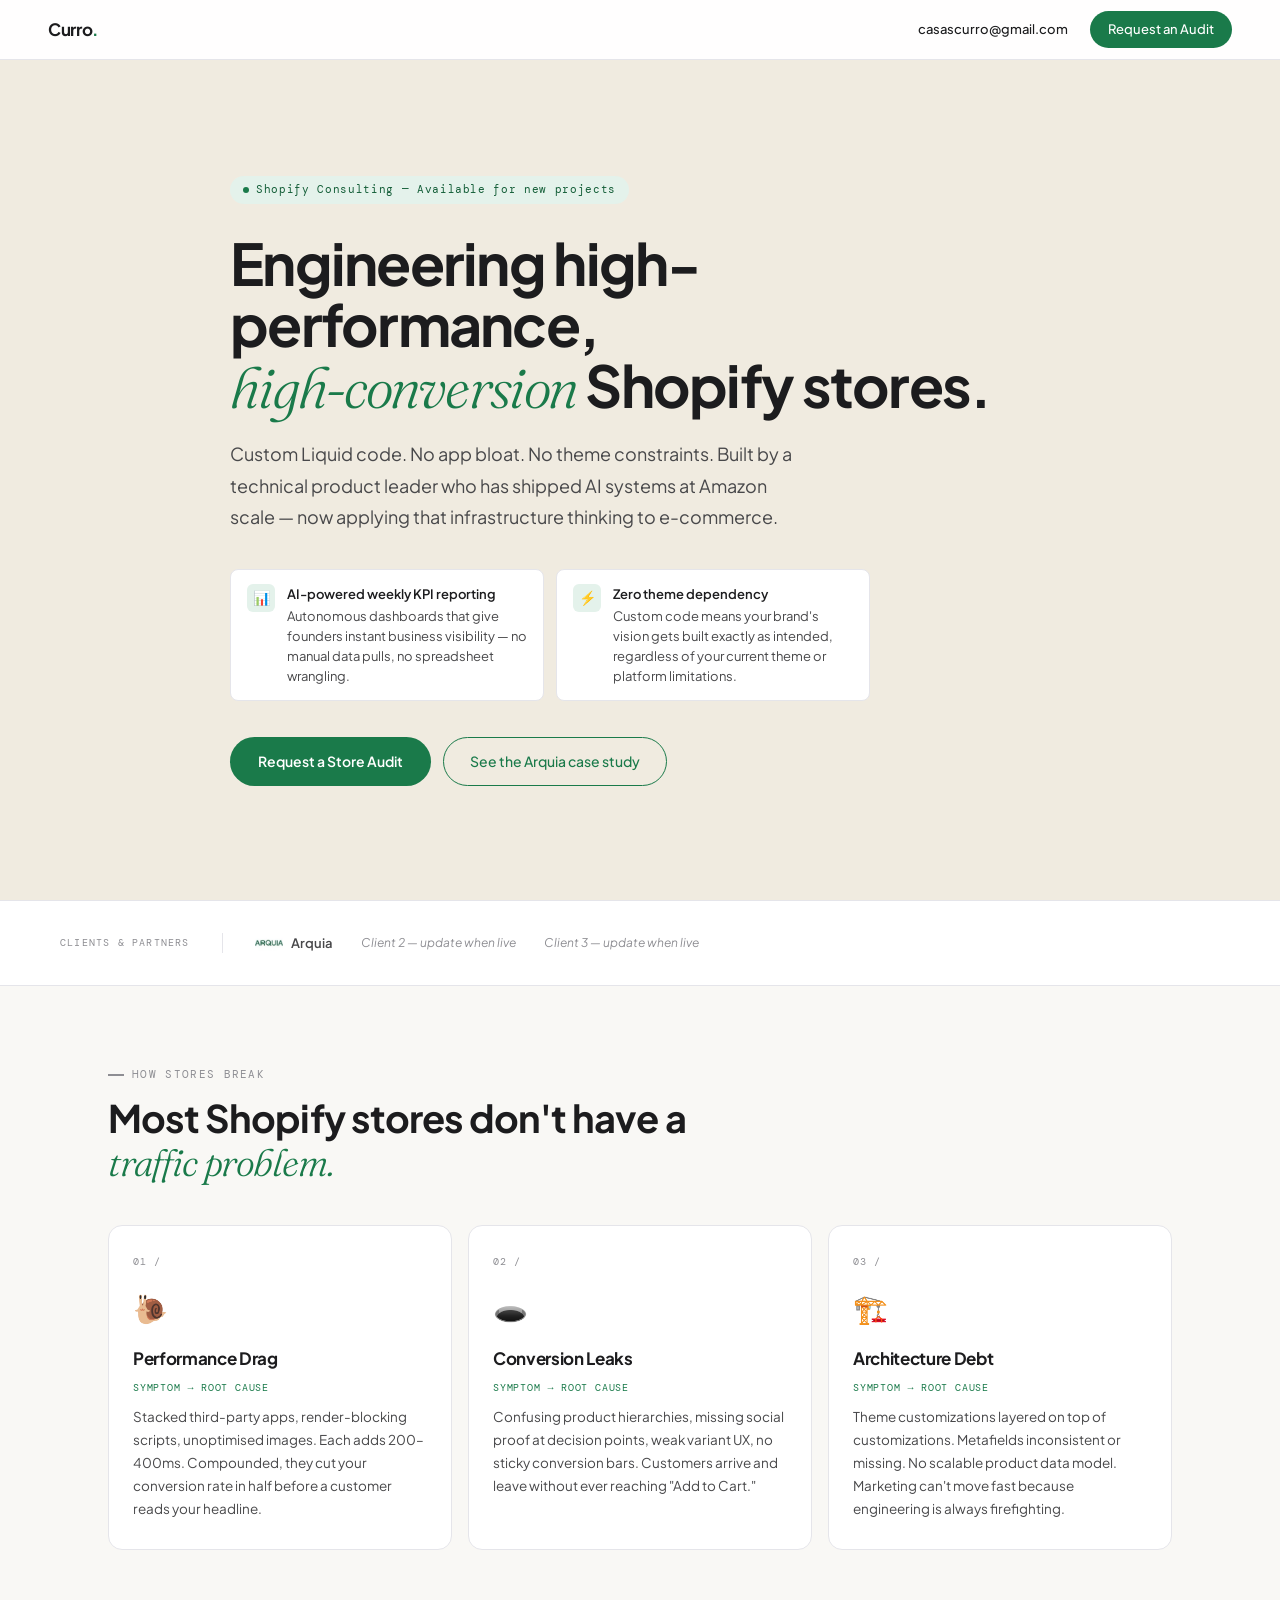
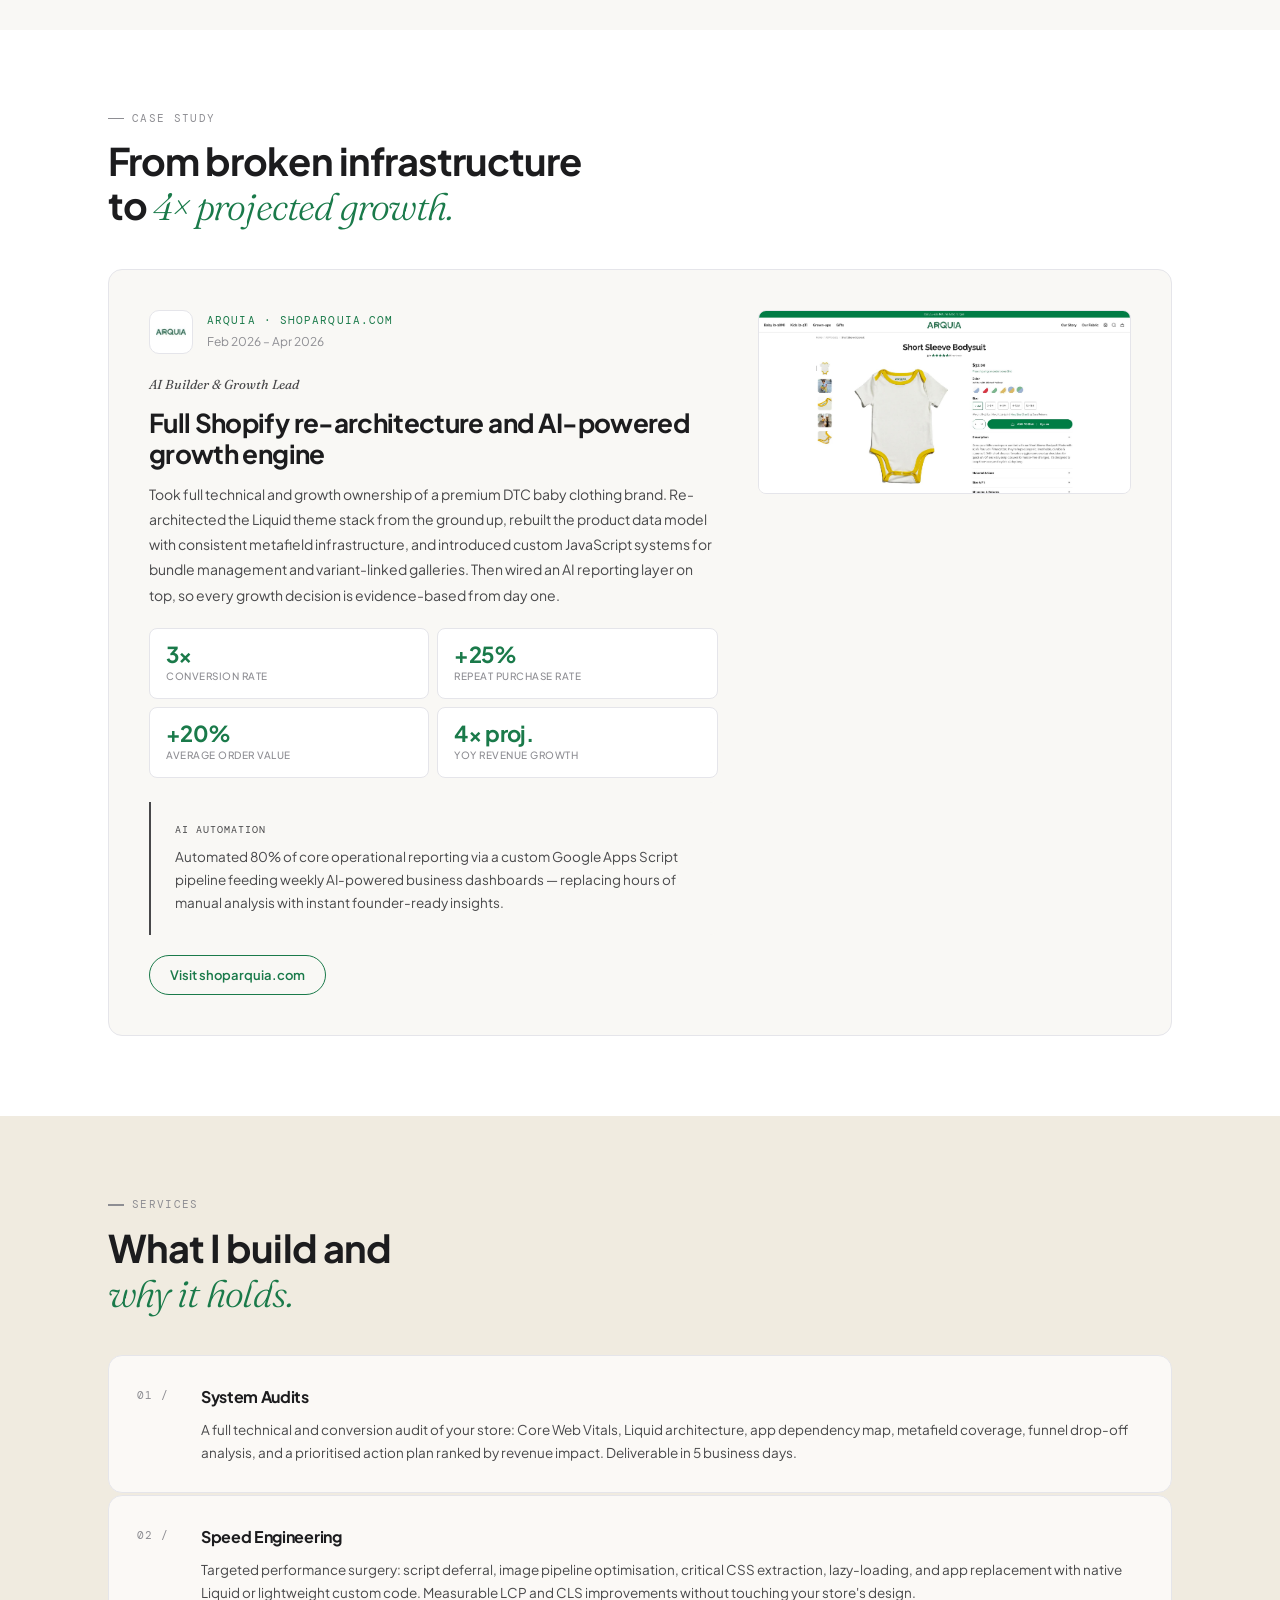
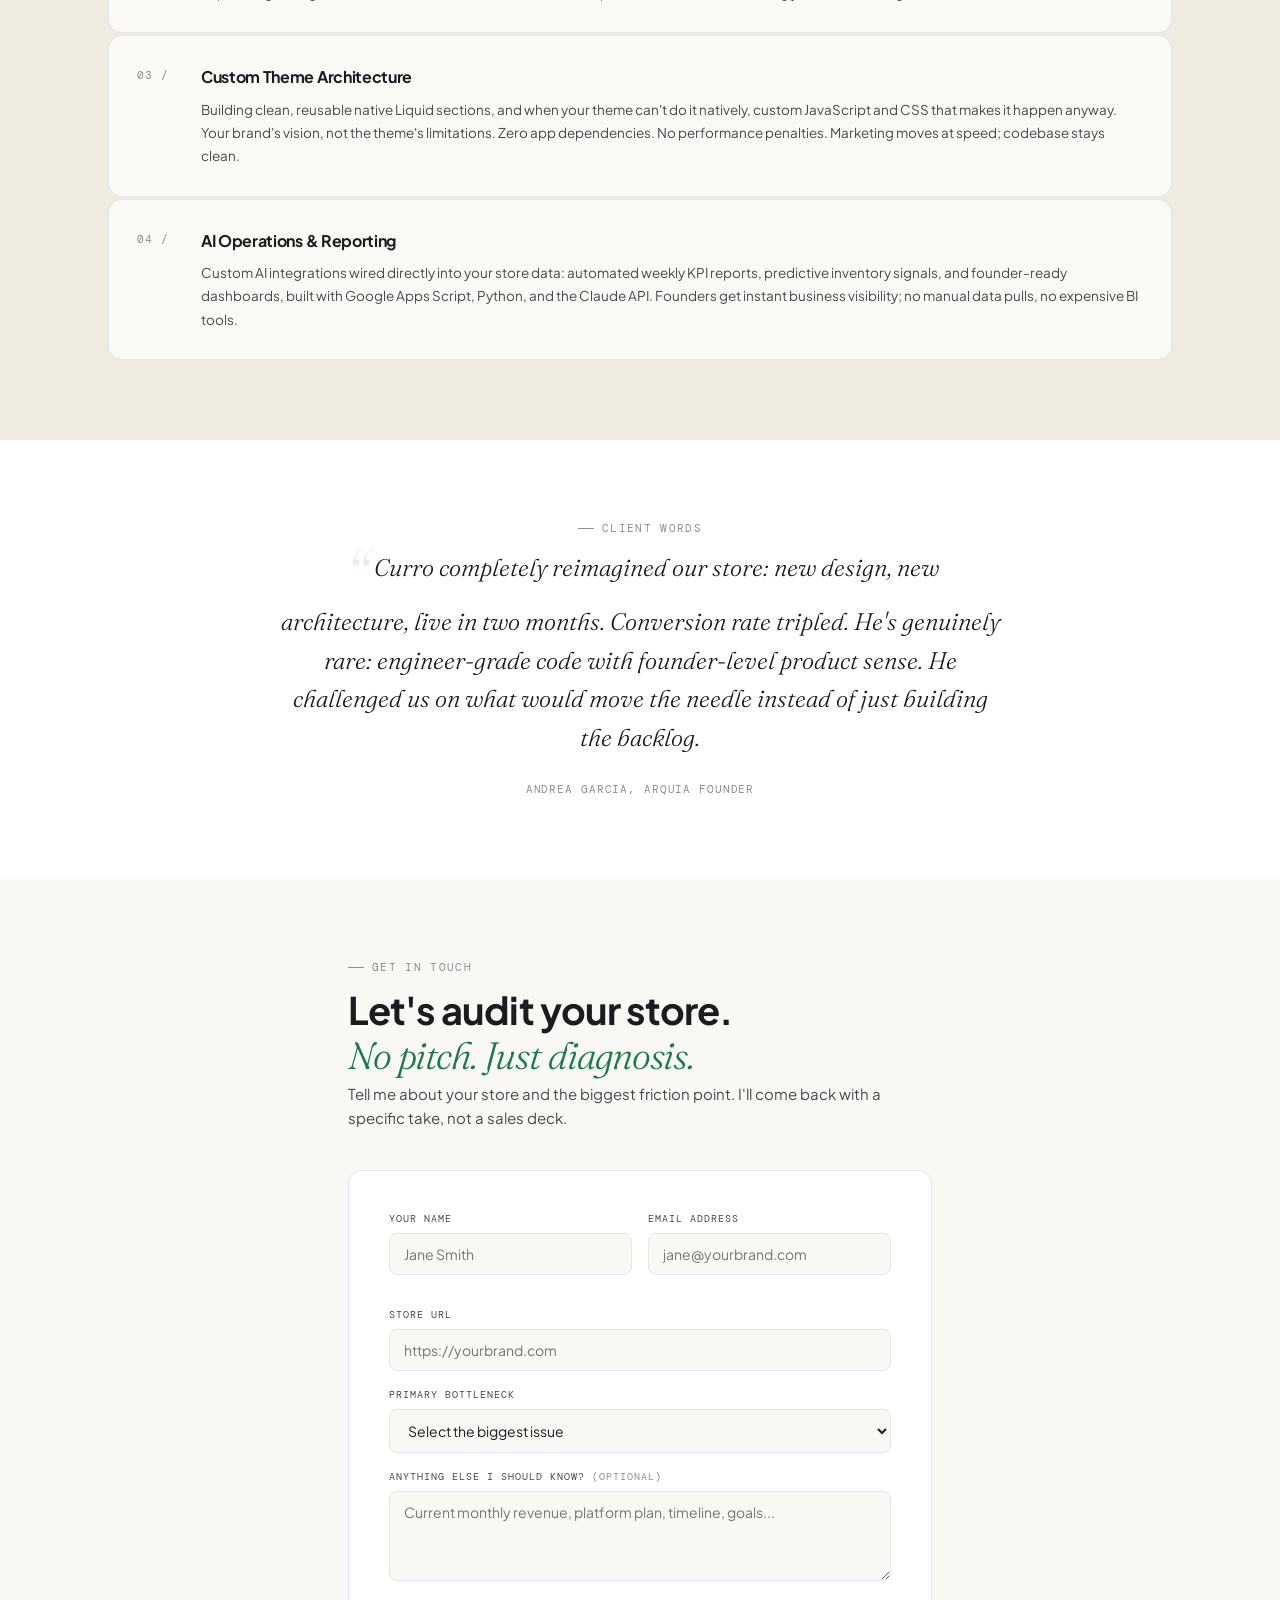
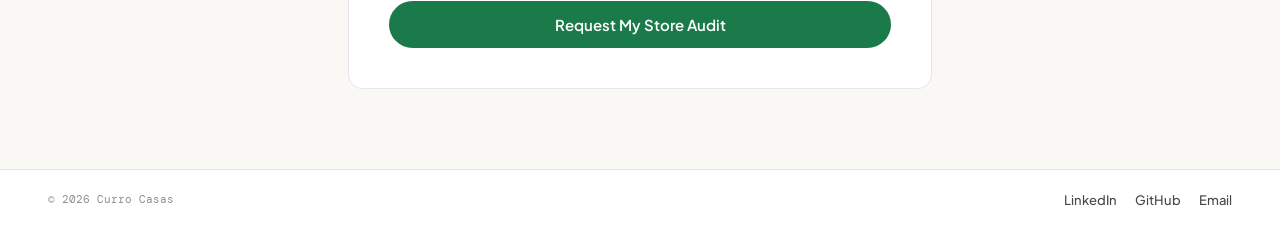
<file: consulting.html>
<!DOCTYPE html>
<html lang="en">
<head>
  <meta charset="UTF-8"/>
  <meta name="viewport" content="width=device-width, initial-scale=1.0"/>

  <!-- ── SEO ISOLATION — DO NOT REMOVE ─────────────────────────────────── -->
  <meta name="robots" content="noindex, nofollow">
  <meta name="googlebot" content="noindex, nofollow">
  <!-- ──────────────────────────────────────────────────────────────────── -->

  <title>Shopify Consulting — Curro Casas</title>
  <meta name="description" content="Technical Shopify consulting: performance engineering, custom Liquid architecture, and AI-powered reporting for high-growth DTC brands."/>

  <link rel="icon" href="data:image/svg+xml,<svg xmlns='http://www.w3.org/2000/svg' viewBox='0 0 100 100'><rect width='100' height='100' rx='20' fill='%231a7a4a'/><text y='75' font-size='72' x='50' text-anchor='middle' fill='white' font-family='sans-serif' font-weight='bold'>C</text></svg>"/>
  <link rel="preconnect" href="https://fonts.googleapis.com"/>
  <link href="https://fonts.googleapis.com/css2?family=Plus+Jakarta+Sans:ital,wght@0,400;0,500;0,600;0,700;1,400&family=Fraunces:ital,opsz,wght@1,9..144,300;1,9..144,400&family=DM+Mono:wght@300;400&display=swap" rel="stylesheet"/>

  <style>
    /* ── RESET & TOKENS ──────────────────────────────────────────────────── */
    *, *::before, *::after { box-sizing: border-box; margin: 0; padding: 0; }
    :root {
      --ink:     #1c1c1e;
      --ink-2:   #48484a;
      --ink-3:   #8e8e93;
      --bg:      #ffffff;
      --bg-2:    #f9f8f5;
      --bg-3:    #f0ebe0;
      --green:   #1a7a4a;
      --gdk:     #145e38;
      --glt:     #e4f2eb;
      --rule:    #e5e5ea;
      --r:       14px;
      --rs:      8px;
      --max:     1160px;
      --serif:   'Fraunces', Georgia, serif;
      --sans:    'Plus Jakarta Sans', sans-serif;
      --mono:    'DM Mono', monospace;
    }
    html { scroll-behavior: smooth; }
    body { background: var(--bg); color: var(--ink); font-family: var(--sans);
           line-height: 1.6; -webkit-font-smoothing: antialiased; font-size: 16px; }
    img  { max-width: 100%; display: block; }
    a    { color: inherit; }

    /* ── LAYOUT HELPERS ─────────────────────────────────────────────────── */
    .wrap { max-width: var(--max); margin: 0 auto; padding: 0 48px; }
    .rule { height: 1px; background: linear-gradient(90deg, transparent, var(--rule) 20%, var(--rule) 80%, transparent); }

    /* ── BUTTONS ────────────────────────────────────────────────────────── */
    .btn-primary {
      display: inline-flex; align-items: center; justify-content: center;
      font-family: var(--sans); font-size: 14px; font-weight: 600;
      color: #fff; background: var(--green); text-decoration: none;
      padding: 13px 28px; border-radius: 100px; border: none; cursor: pointer;
      transition: background .15s, transform .1s;
    }
    .btn-primary:hover { background: var(--gdk); transform: translateY(-1px); }
    .btn-outline {
      display: inline-flex; align-items: center; justify-content: center;
      font-family: var(--sans); font-size: 14px; font-weight: 500;
      color: var(--green); background: none; text-decoration: none;
      padding: 12px 26px; border-radius: 100px; border: 1.5px solid var(--green);
      cursor: pointer; transition: background .15s;
    }
    .btn-outline:hover { background: var(--glt); }

    /* ── NAV ────────────────────────────────────────────────────────────── */
    nav {
      position: fixed; top: 0; left: 0; right: 0; z-index: 100;
      display: flex; align-items: center; justify-content: space-between;
      padding: 0 48px; height: 60px;
      background: rgba(255,255,255,.95); backdrop-filter: blur(16px);
      border-bottom: 1px solid var(--rule);
    }
    .nav-logo { font-size: 17px; font-weight: 700; letter-spacing: -.02em;
                color: var(--ink); text-decoration: none; }
    .nav-logo span { color: var(--green); }
    .nav-cta { display: flex; gap: 8px; align-items: center; }
    .nav-cta a { font-size: 13px; font-weight: 500;
                 text-decoration: none; padding: 6px 14px; border-radius: 100px;
                 transition: background .15s; }

    /* ── EYE TAG ────────────────────────────────────────────────────────── */
    .eyetag {
      font-family: var(--mono); font-size: 11px; letter-spacing: .12em;
      text-transform: uppercase; color: var(--ink-3); margin-bottom: 12px;
      display: flex; align-items: center; gap: 8px;
    }
    .eyetag::before { content: ""; display: block; width: 16px; height: 1.5px; background: var(--ink-3); }

    /* ── HERO ───────────────────────────────────────────────────────────── */
    .hero {
      min-height: 100vh; padding-top: 60px;
      display: flex; align-items: center;
      background: var(--bg-3);
    }
    .hero-inner { max-width: var(--max); margin: 0 auto; padding: 80px 48px; }
    .hero-badge {
      display: inline-flex; align-items: center; gap: 7px;
      background: var(--glt); color: var(--gdk);
      font-family: var(--mono); font-size: 11px; letter-spacing: .06em;
      padding: 5px 13px; border-radius: 100px; margin-bottom: 28px; width: fit-content;
    }
    .hero-badge::before {
      content: ""; width: 6px; height: 6px; background: var(--green);
      border-radius: 50%; animation: pulse 2s infinite;
    }
    @keyframes pulse { 0%,100%{opacity:1;transform:scale(1)} 50%{opacity:.4;transform:scale(.75)} }
    .hero h1 {
      font-size: clamp(34px, 4.5vw, 62px); font-weight: 700; line-height: 1.06;
      letter-spacing: -.03em; margin-bottom: 20px; max-width: 820px;
    }
    .hero h1 em { font-family: var(--serif); font-style: italic; font-weight: 300; color: var(--green); }
    .hero-sub {
      font-size: clamp(15px, 1.5vw, 18px); color: var(--ink-2); line-height: 1.75;
      max-width: 580px; margin-bottom: 36px;
    }

    /* USP feature list between subtitle and CTA */
    .hero-usps {
      display: grid; grid-template-columns: 1fr 1fr; gap: 12px;
      max-width: 640px; margin-bottom: 36px;
    }
    .hero-usp {
      display: flex; gap: 12px; align-items: flex-start;
      background: #fff; border: 1.5px solid var(--rule); border-radius: var(--rs);
      padding: 14px 16px;
    }
    .hero-usp-icon {
      width: 28px; height: 28px; background: var(--glt); border-radius: 6px;
      display: flex; align-items: center; justify-content: center;
      flex-shrink: 0; font-size: 14px;
    }
    .hero-usp-text { font-size: 13px; color: var(--ink-2); line-height: 1.55; }
    .hero-usp-text strong { color: var(--ink); font-weight: 600; display: block; margin-bottom: 2px; }

    .hero-actions { display: flex; gap: 12px; flex-wrap: wrap; }

    /* ── TRUST BANNER ───────────────────────────────────────────────────── */
    .trust {
      background: #fff; border-top: 1px solid var(--rule); border-bottom: 1px solid var(--rule);
      padding: 28px 48px;
    }
    .trust-inner {
      max-width: var(--max); margin: 0 auto;
      display: flex; align-items: center; gap: 32px; flex-wrap: wrap;
    }
    .trust-label {
      font-family: var(--mono); font-size: 10px; letter-spacing: .12em;
      text-transform: uppercase; color: var(--ink-3); white-space: nowrap; flex-shrink: 0;
    }
    .trust-divider { width: 1px; height: 20px; background: var(--rule); flex-shrink: 0; }
    .trust-brands { display: flex; align-items: center; gap: 28px; flex-wrap: wrap; }
    .trust-brand {
      display: flex; align-items: center; gap: 8px;
      font-size: 13px; font-weight: 600; color: var(--ink-2);
    }
    .trust-brand img { height: 28px; width: auto; object-fit: contain; }
    .trust-brand.placeholder { color: var(--ink-3); font-style: italic; font-weight: 400; font-size: 12px; }

    /* ── PARADIGM GRID ──────────────────────────────────────────────────── */
    .paradigm { padding: 80px 0; background: var(--bg-2); }
    .paradigm .wrap { }
    .p-grid {
      display: grid; grid-template-columns: repeat(3, 1fr); gap: 16px; margin-top: 40px;
    }
    .p-col {
      background: #fff; border: 1.5px solid var(--rule); border-radius: var(--r); padding: 28px 24px;
      transition: border-color .2s, box-shadow .2s;
    }
    .p-col:hover { border-color: var(--green); box-shadow: 0 6px 22px rgba(26,122,74,.08); }
    .p-col-num {
      font-family: var(--mono); font-size: 10px; letter-spacing: .1em;
      text-transform: uppercase; color: var(--ink-3); margin-bottom: 16px;
    }
    .p-col-icon {
      font-size: 28px; margin-bottom: 14px; display: block;
    }
    .p-col h3 { font-size: 17px; font-weight: 700; letter-spacing: -.02em; margin-bottom: 8px; }
    .p-col-sub {
      font-family: var(--mono); font-size: 10px; letter-spacing: .08em;
      text-transform: uppercase; color: var(--green); margin-bottom: 10px;
    }
    .p-col p { font-size: 13.5px; color: var(--ink-2); line-height: 1.7; }

    /* ── CASE STUDY ─────────────────────────────────────────────────────── */
    .case-study { padding: 80px 0; background: #fff; }
    .case-card {
      background: var(--bg-2); border: 1.5px solid var(--rule); border-radius: var(--r);
      padding: 40px; margin-top: 40px;
      display: grid; grid-template-columns: 1fr 38%; gap: 40px; align-items: start;
    }
    .case-header { display: flex; align-items: center; gap: 14px; margin-bottom: 20px; }
    .case-logo {
      width: 44px; height: 44px; border-radius: 10px; border: 1px solid var(--rule);
      padding: 6px; background: #fff; object-fit: contain; flex-shrink: 0;
    }
    .case-co { font-family: var(--mono); font-size: 11px; letter-spacing: .1em;
               text-transform: uppercase; color: var(--green); margin-bottom: 2px; }
    .case-period { font-size: 12px; color: var(--ink-3); }
    .case-role { font-size: 13px; color: var(--ink-2); font-style: italic;
                 font-family: var(--serif); margin-bottom: 14px; }
    .case-card h3 {
      font-size: clamp(19px, 2.2vw, 26px); font-weight: 700; letter-spacing: -.025em;
      line-height: 1.18; margin-bottom: 12px;
    }
    .case-card > div > p {
      font-size: 14px; color: var(--ink-2); line-height: 1.8; margin-bottom: 20px;
    }
    .metrics-grid {
      display: grid; grid-template-columns: repeat(2, 1fr); gap: 8px; margin-bottom: 0;
    }
    .metric {
      background: #fff; border: 1.5px solid var(--rule); border-radius: var(--rs); padding: 14px 16px;
    }
    .metric-num {
      font-size: 22px; font-weight: 700; letter-spacing: -.03em; color: var(--green);
      line-height: 1; margin-bottom: 3px;
    }
    .metric-label { font-size: 10px; color: var(--ink-3); text-transform: uppercase; letter-spacing: .05em; font-weight: 500; }

    .case-callout {
      border-left: 2px solid var(--ink-2); background: var(--bg-2);
      padding: 20px 24px; margin-top: 24px; border-radius: 0 var(--rs) var(--rs) 0;
    }
    .callout-label {
      font-family: var(--mono); font-size: 10px; letter-spacing: .1em;
      text-transform: uppercase; color: var(--ink-2); display: block; margin-bottom: 8px;
    }
    .callout-text { font-size: 13.5px; color: var(--ink-2); line-height: 1.7; margin: 0; }

    .case-visual {
      border-radius: var(--rs); overflow: hidden; border: 1px solid var(--rule);
      position: sticky; top: 80px;
    }
    .case-visual img { width: 100%; display: block; object-fit: cover; }

    .case-link {
      display: inline-flex; align-items: center; font-size: 13px; font-weight: 600;
      color: var(--green); text-decoration: none; padding: 9px 20px;
      border-radius: 100px; border: 1.5px solid var(--green);
      transition: background .15s; margin-top: 20px; width: fit-content;
    }
    .case-link:hover { background: var(--glt); }

    /* ── SERVICES ───────────────────────────────────────────────────────── */
    .services { padding: 80px 0; background: var(--bg-3); }
    .svc-list { margin-top: 40px; display: flex; flex-direction: column; gap: 2px; }
    .svc-item {
      display: flex; gap: 28px; align-items: flex-start;
      background: rgba(255,255,255,.7); border: 1.5px solid var(--rule);
      border-radius: var(--r); padding: 28px 28px;
      transition: background .2s, border-color .2s;
    }
    .svc-item:hover { background: #fff; border-color: var(--green); }
    .svc-num {
      font-family: var(--mono); font-size: 11px; letter-spacing: .08em;
      color: var(--ink-3); flex-shrink: 0; padding-top: 3px; min-width: 36px;
    }
    .svc-body { flex: 1; }
    .svc-name { font-size: 16px; font-weight: 700; letter-spacing: -.02em; margin-bottom: 8px; }
    .svc-desc { font-size: 13.5px; color: var(--ink-2); line-height: 1.72; margin: 0; }

    /* ── TESTIMONIAL ────────────────────────────────────────────────────── */
    .testimonial { padding: 80px 0; background: #fff; }
    .testimonial-inner { max-width: 720px; margin: 0 auto; text-align: center; }
    blockquote {
      font-family: var(--serif); font-style: italic; font-weight: 300;
      font-size: clamp(18px, 2vw, 24px); line-height: 1.6; color: var(--ink);
      margin-bottom: 24px; position: relative;
    }
    blockquote::before {
      content: "\201C"; font-size: 80px; line-height: .6; vertical-align: -.4em;
      color: var(--glt); font-family: var(--serif); margin-right: 4px;
    }
    .testimonial-author {
      font-family: var(--mono); font-size: 11px; letter-spacing: .08em;
      text-transform: uppercase; color: var(--ink-3);
    }
    .testimonial-placeholder {
      background: var(--bg-2); border: 1.5px dashed var(--rule); border-radius: var(--r);
      padding: 40px 32px; text-align: center;
    }
    .testimonial-placeholder p {
      font-size: 14px; color: var(--ink-3); font-style: italic; line-height: 1.7;
    }

    /* ── CONTACT FORM ───────────────────────────────────────────────────── */
    .contact { padding: 80px 0; background: var(--bg-2); }
    .contact-inner {
      max-width: 680px; margin: 0 auto; padding: 0 48px;
    }
    .form-card {
      background: #fff; border: 1.5px solid var(--rule); border-radius: var(--r);
      padding: 40px; margin-top: 40px;
    }
    .form-row { display: grid; grid-template-columns: 1fr 1fr; gap: 16px; margin-bottom: 16px; }
    .form-group { display: flex; flex-direction: column; gap: 6px; margin-bottom: 16px; }
    .form-group label {
      font-family: var(--mono); font-size: 10px; letter-spacing: .1em;
      text-transform: uppercase; color: var(--ink-2); font-weight: 400;
    }
    .form-group input,
    .form-group select,
    .form-group textarea {
      font-family: var(--sans); font-size: 14px; color: var(--ink);
      background: var(--bg-2); border: 1.5px solid var(--rule);
      border-radius: var(--rs); padding: 11px 14px;
      transition: border-color .15s; outline: none; width: 100%;
    }
    .form-group input:focus,
    .form-group select:focus,
    .form-group textarea:focus { border-color: var(--green); background: #fff; }
    .form-group textarea { resize: vertical; min-height: 90px; }
    .form-submit { width: 100%; padding: 14px; font-size: 15px; margin-top: 4px; }
    .form-success {
      display: none; text-align: center; padding: 28px;
      background: var(--glt); border-radius: var(--rs); margin-top: 20px;
    }
    .form-success p { color: var(--gdk); font-weight: 600; margin-bottom: 4px; }
    .form-success span { font-size: 13px; color: var(--gdk); opacity: .8; }

    /* ── FOOTER ─────────────────────────────────────────────────────────── */
    footer {
      border-top: 1px solid var(--rule); padding: 20px 48px;
      display: flex; align-items: center; justify-content: space-between;
      background: #fff;
    }
    .footer-copy { font-family: var(--mono); font-size: 11px; color: var(--ink-3); }
    .footer-links { display: flex; gap: 18px; }
    .footer-links a {
      font-size: 13px; font-weight: 500; color: var(--ink-2);
      text-decoration: none; transition: color .15s;
    }
    .footer-links a:hover { color: var(--green); }

    /* ── REVEAL ANIMATION ───────────────────────────────────────────────── */
    .reveal { opacity: 0; transform: translateY(18px); transition: opacity .5s ease, transform .5s ease; }
    .reveal.visible { opacity: 1; transform: translateY(0); }

    /* ── RESPONSIVE ─────────────────────────────────────────────────────── */
    @media (max-width: 960px) {
      nav { padding: 0 20px; }
      .wrap, .hero-inner, .trust, .contact-inner { padding-left: 20px; padding-right: 20px; }
      .trust { padding: 20px; }
      .trust-divider { display: none; }
      .hero h1 { font-size: clamp(30px, 7vw, 44px); }
      .hero-usps { grid-template-columns: 1fr; }
      .p-grid { grid-template-columns: 1fr; }
      .case-card { grid-template-columns: 1fr; gap: 24px; }
      .case-visual { position: static; order: -1; max-height: 220px; overflow: hidden; }
      .metrics-grid { grid-template-columns: repeat(2, 1fr); }
      .form-row { grid-template-columns: 1fr; }
      footer { flex-direction: column; gap: 12px; text-align: center; padding: 20px; }
    }
    @media (max-width: 640px) {
      .hero-inner { padding: 72px 20px 56px; }
      .form-card { padding: 24px 20px; }
      .svc-item { flex-direction: column; gap: 6px; }
    }
  </style>
</head>
<body>

<!-- ── NAV ─────────────────────────────────────────────────────────────── -->
<nav>
  <a href="/" class="nav-logo">Curro<span>.</span></a>
  <div class="nav-cta">
    <a href="mailto:casascurro@gmail.com">casascurro@gmail.com</a>
    <a href="#contact" class="btn-primary" style="font-size:13px;padding:8px 18px;">Request an Audit</a>
  </div>
</nav>

<!-- ── HERO ────────────────────────────────────────────────────────────── -->
<section class="hero">
  <div class="hero-inner">
    <div class="hero-badge">Shopify Consulting — Available for new projects</div>
    <h1>Engineering high-performance,<br><em>high-conversion</em> Shopify stores.</h1>
    <p class="hero-sub">
      Custom Liquid code. No app bloat. No theme constraints. Built by a technical
      product leader who has shipped AI systems at Amazon scale — now applying that
      infrastructure thinking to e-commerce.
    </p>

    <!-- USP differentiators -->
    <div class="hero-usps">
      <div class="hero-usp">
        <div class="hero-usp-icon">📊</div>
        <div class="hero-usp-text">
          <strong>AI-powered weekly KPI reporting</strong>
          Autonomous dashboards that give founders instant business visibility —
          no manual data pulls, no spreadsheet wrangling.
        </div>
      </div>
      <div class="hero-usp">
        <div class="hero-usp-icon">⚡</div>
        <div class="hero-usp-text">
          <strong>Zero theme dependency</strong>
          Custom code means your brand's vision gets built exactly as intended,
          regardless of your current theme or platform limitations.
        </div>
      </div>
    </div>

    <div class="hero-actions">
      <a href="#contact" class="btn-primary">Request a Store Audit</a>
      <a href="#case-study" class="btn-outline">See the Arquia case study</a>
    </div>
  </div>
</section>

<!-- ── TRUST BANNER ─────────────────────────────────────────────────────── -->
<div class="trust">
  <div class="trust-inner">
    <span class="trust-label">Clients &amp; Partners</span>
    <div class="trust-divider"></div>
    <div class="trust-brands">
      <div class="trust-brand">
        <img src="assets/arquia-logo.png" alt="Arquia" loading="lazy"/>
        Arquia
      </div>
      <div class="trust-brand placeholder">Client 2 — update when live</div>
      <div class="trust-brand placeholder">Client 3 — update when live</div>
    </div>
  </div>
</div>

<!-- ── PARADIGM GRID ─────────────────────────────────────────────────────── -->
<section class="paradigm">
  <div class="wrap">
    <div class="eyetag">How stores break</div>
    <h2 style="font-size:clamp(24px,3vw,38px);font-weight:700;letter-spacing:-.025em;line-height:1.15;margin-bottom:0;">
      Most Shopify stores don't have a<br><em style="font-family:var(--serif);font-style:italic;font-weight:300;color:var(--green);">traffic problem.</em>
    </h2>
    <div class="p-grid">
      <div class="p-col reveal">
        <div class="p-col-num">01 /</div>
        <span class="p-col-icon">🐌</span>
        <h3>Performance Drag</h3>
        <div class="p-col-sub">Symptom → Root Cause</div>
        <p>
          Stacked third-party apps, render-blocking scripts, unoptimised images.
          Each adds 200–400ms. Compounded, they cut your conversion rate in half
          before a customer reads your headline.
        </p>
      </div>
      <div class="p-col reveal">
        <div class="p-col-num">02 /</div>
        <span class="p-col-icon">🕳️</span>
        <h3>Conversion Leaks</h3>
        <div class="p-col-sub">Symptom → Root Cause</div>
        <p>
          Confusing product hierarchies, missing social proof at decision points,
          weak variant UX, no sticky conversion bars. Customers arrive and leave
          without ever reaching "Add to Cart."
        </p>
      </div>
      <div class="p-col reveal">
        <div class="p-col-num">03 /</div>
        <span class="p-col-icon">🏗️</span>
        <h3>Architecture Debt</h3>
        <div class="p-col-sub">Symptom → Root Cause</div>
        <p>
          Theme customizations layered on top of customizations. Metafields
          inconsistent or missing. No scalable product data model. Marketing
          can't move fast because engineering is always firefighting.
        </p>
      </div>
    </div>
  </div>
</section>

<!-- ── CASE STUDY ────────────────────────────────────────────────────────── -->
<section class="case-study" id="case-study">
  <div class="wrap">
    <div class="eyetag">Case Study</div>
    <h2 style="font-size:clamp(24px,3vw,38px);font-weight:700;letter-spacing:-.025em;line-height:1.15;margin-bottom:0;">
      From broken infrastructure<br>to <em style="font-family:var(--serif);font-style:italic;font-weight:300;color:var(--green);">4× projected growth.</em>
    </h2>
    <div class="case-card reveal">
      <div>
        <div class="case-header">
          <img src="assets/arquia-logo.png" alt="Arquia" class="case-logo" loading="lazy"/>
          <div>
            <div class="case-co">Arquia · shoparquia.com</div>
            <div class="case-period">Feb 2026 – Apr 2026</div>
          </div>
        </div>
        <div class="case-role">AI Builder &amp; Growth Lead</div>
        <h3>Full Shopify re-architecture and AI-powered growth engine</h3>
        <p>
          Took full technical and growth ownership of a premium DTC baby clothing brand.
          Re-architected the Liquid theme stack from the ground up, rebuilt the product
          data model with consistent metafield infrastructure, and introduced custom
          JavaScript systems for bundle management and variant-linked galleries. Then
          wired an AI reporting layer on top, so every growth decision is evidence-based
          from day one.
        </p>
        <div class="metrics-grid">
          <div class="metric">
            <div class="metric-num">3×</div>
            <div class="metric-label">Conversion Rate</div>
          </div>
          <div class="metric">
            <div class="metric-num">+25%</div>
            <div class="metric-label">Repeat Purchase Rate</div>
          </div>
          <div class="metric">
            <div class="metric-num">+20%</div>
            <div class="metric-label">Average Order Value</div>
          </div>
          <div class="metric">
            <div class="metric-num">4× proj.</div>
            <div class="metric-label">YoY Revenue Growth</div>
          </div>
        </div>

        <div class="case-callout">
          <span class="callout-label">AI Automation</span>
          <p class="callout-text">
            Automated 80% of core operational reporting via a custom Google Apps Script
            pipeline feeding weekly AI-powered business dashboards — replacing hours of
            manual analysis with instant founder-ready insights.
          </p>
        </div>

        <a href="https://shoparquia.com" target="_blank" rel="noopener noreferrer" class="case-link">
          Visit shoparquia.com
        </a>
      </div>
      <div class="case-visual">
        <img src="assets/arquia-site.png" alt="Arquia Shopify store" loading="lazy"/>
      </div>
    </div>
  </div>
</section>

<!-- ── SERVICES ──────────────────────────────────────────────────────────── -->
<section class="services" id="services">
  <div class="wrap">
    <div class="eyetag">Services</div>
    <h2 style="font-size:clamp(24px,3vw,38px);font-weight:700;letter-spacing:-.025em;line-height:1.15;margin-bottom:0;">
      What I build and<br><em style="font-family:var(--serif);font-style:italic;font-weight:300;color:var(--green);">why it holds.</em>
    </h2>
    <div class="svc-list">

      <div class="svc-item reveal">
        <span class="svc-num">01 /</span>
        <div class="svc-body">
          <div class="svc-name">System Audits</div>
          <p class="svc-desc">
            A full technical and conversion audit of your store: Core Web Vitals,
            Liquid architecture, app dependency map, metafield coverage, funnel
            drop-off analysis, and a prioritised action plan ranked by revenue
            impact. Deliverable in 5 business days.
          </p>
        </div>
      </div>

      <div class="svc-item reveal">
        <span class="svc-num">02 /</span>
        <div class="svc-body">
          <div class="svc-name">Speed Engineering</div>
          <p class="svc-desc">
            Targeted performance surgery: script deferral, image pipeline
            optimisation, critical CSS extraction, lazy-loading, and app
            replacement with native Liquid or lightweight custom code. Measurable
            LCP and CLS improvements without touching your store's design.
          </p>
        </div>
      </div>

      <div class="svc-item reveal">
        <span class="svc-num">03 /</span>
        <div class="svc-body">
          <div class="svc-name">Custom Theme Architecture</div>
          <p class="svc-desc">
            Building clean, reusable native Liquid sections, and when your theme
            can't do it natively, custom JavaScript and CSS that makes it happen
            anyway. Your brand's vision, not the theme's limitations. Zero app
            dependencies. No performance penalties. Marketing moves at speed;
            codebase stays clean.
          </p>
        </div>
      </div>

      <div class="svc-item reveal">
        <span class="svc-num">04 /</span>
        <div class="svc-body">
          <div class="svc-name">AI Operations &amp; Reporting</div>
          <p class="svc-desc">
            Custom AI integrations wired directly into your store data: automated
            weekly KPI reports, predictive inventory signals, and founder-ready
            dashboards, built with Google Apps Script, Python, and the Claude API.
            Founders get instant business visibility; no manual data pulls, no
            expensive BI tools.
          </p>
        </div>
      </div>

    </div>
  </div>
</section>

<!-- ── TESTIMONIAL ───────────────────────────────────────────────────────── -->
<section class="testimonial">
  <div class="wrap">
    <div class="testimonial-inner">
      <div class="eyetag" style="justify-content:center;">Client words</div>
      <blockquote class="reveal">
        Curro completely reimagined our store: new design, new architecture, live in two months. Conversion rate tripled. He's genuinely rare: engineer-grade code with founder-level product sense. He challenged us on what would move the needle instead of just building the backlog.
      </blockquote>
      <div class="testimonial-author">Andrea Garcia, Arquia Founder</div>
    </div>
  </div>
</section>

<!-- ── CONTACT FORM ──────────────────────────────────────────────────────── -->
<section class="contact" id="contact">
  <div class="contact-inner">
    <div class="eyetag">Get in touch</div>
    <h2 style="font-size:clamp(24px,3vw,38px);font-weight:700;letter-spacing:-.025em;line-height:1.15;margin-bottom:4px;">
      Let's audit your store.<br><em style="font-family:var(--serif);font-style:italic;font-weight:300;color:var(--green);">No pitch. Just diagnosis.</em>
    </h2>
    <p style="font-size:15px;color:var(--ink-2);margin-bottom:0;">
      Tell me about your store and the biggest friction point. I'll come back
      with a specific take, not a sales deck.
    </p>

    <!-- TODO: Wire FORM_ACTION to Formspree endpoint: https://formspree.io/f/[ID] -->
    <div class="form-card">
      <form id="auditForm" onsubmit="handleSubmit(event)" novalidate>
        <div class="form-row">
          <div class="form-group">
            <label for="name">Your name</label>
            <input type="text" id="name" name="name" placeholder="Jane Smith" required/>
          </div>
          <div class="form-group">
            <label for="email">Email address</label>
            <input type="email" id="email" name="email" placeholder="jane@yourbrand.com" required/>
          </div>
        </div>
        <div class="form-group">
          <label for="store">Store URL</label>
          <input type="url" id="store" name="store_url" placeholder="https://yourbrand.com" required/>
        </div>
        <div class="form-group">
          <label for="bottleneck">Primary bottleneck</label>
          <select id="bottleneck" name="bottleneck" required>
            <option value="" disabled selected>Select the biggest issue</option>
            <option value="performance">Site speed / Core Web Vitals</option>
            <option value="conversion">Low conversion rate</option>
            <option value="architecture">Theme / code complexity</option>
            <option value="reporting">No reliable data / reporting</option>
            <option value="aov">Low average order value</option>
            <option value="other">Other</option>
          </select>
        </div>
        <div class="form-group">
          <label for="context">Anything else I should know? <span style="color:var(--ink-3)">(optional)</span></label>
          <textarea id="context" name="context" placeholder="Current monthly revenue, platform plan, timeline, goals..."></textarea>
        </div>
        <button type="submit" class="btn-primary form-submit">Request My Store Audit</button>
      </form>

      <div class="form-success" id="formSuccess">
        <p>Request received.</p>
        <span>I'll review your store and reply within 24 hours with a specific take.</span>
      </div>
    </div>
  </div>
</section>

<!-- ── FOOTER ────────────────────────────────────────────────────────────── -->
<footer>
  <span class="footer-copy">&copy; 2026 Curro Casas</span>
  <div class="footer-links">
    <a href="https://linkedin.com/in/currocasas" target="_blank" rel="noopener noreferrer">LinkedIn</a>
    <a href="https://github.com/currocasas88" target="_blank" rel="noopener noreferrer">GitHub</a>
    <a href="mailto:casascurro@gmail.com">Email</a>
  </div>
</footer>

<script>
  /* ── Reveal on scroll ─────────────────────────────────────────────────── */
  (function () {
    const els = document.querySelectorAll('.reveal');
    const io = new IntersectionObserver(
      (entries) => entries.forEach(e => { if (e.isIntersecting) { e.target.classList.add('visible'); io.unobserve(e.target); } }),
      { threshold: 0.1 }
    );
    els.forEach(el => io.observe(el));
  })();

  /* ── Form submit (JS success state — no backend yet) ───────────────────
     TODO: replace fetch target with Formspree endpoint when available.    */
  function handleSubmit(e) {
    e.preventDefault();
    const form = document.getElementById('auditForm');
    const success = document.getElementById('formSuccess');

    /* Basic validation */
    const name  = form.querySelector('#name').value.trim();
    const email = form.querySelector('#email').value.trim();
    const store = form.querySelector('#store').value.trim();
    const bn    = form.querySelector('#bottleneck').value;

    if (!name || !email || !store || !bn) {
      alert('Please fill in all required fields.');
      return;
    }

    /* When Formspree endpoint is available, replace the block below:
    fetch('https://formspree.io/f/[ID]', {
      method: 'POST',
      headers: { 'Content-Type': 'application/json', 'Accept': 'application/json' },
      body: JSON.stringify({ name, email, store_url: store, bottleneck: bn,
                             context: form.querySelector('#context').value })
    }).then(r => { if (r.ok) showSuccess(); }); */

    showSuccess();
  }

  function showSuccess() {
    document.getElementById('auditForm').style.display = 'none';
    const s = document.getElementById('formSuccess');
    s.style.display = 'block';
  }
</script>

</body>
</html>
</file>
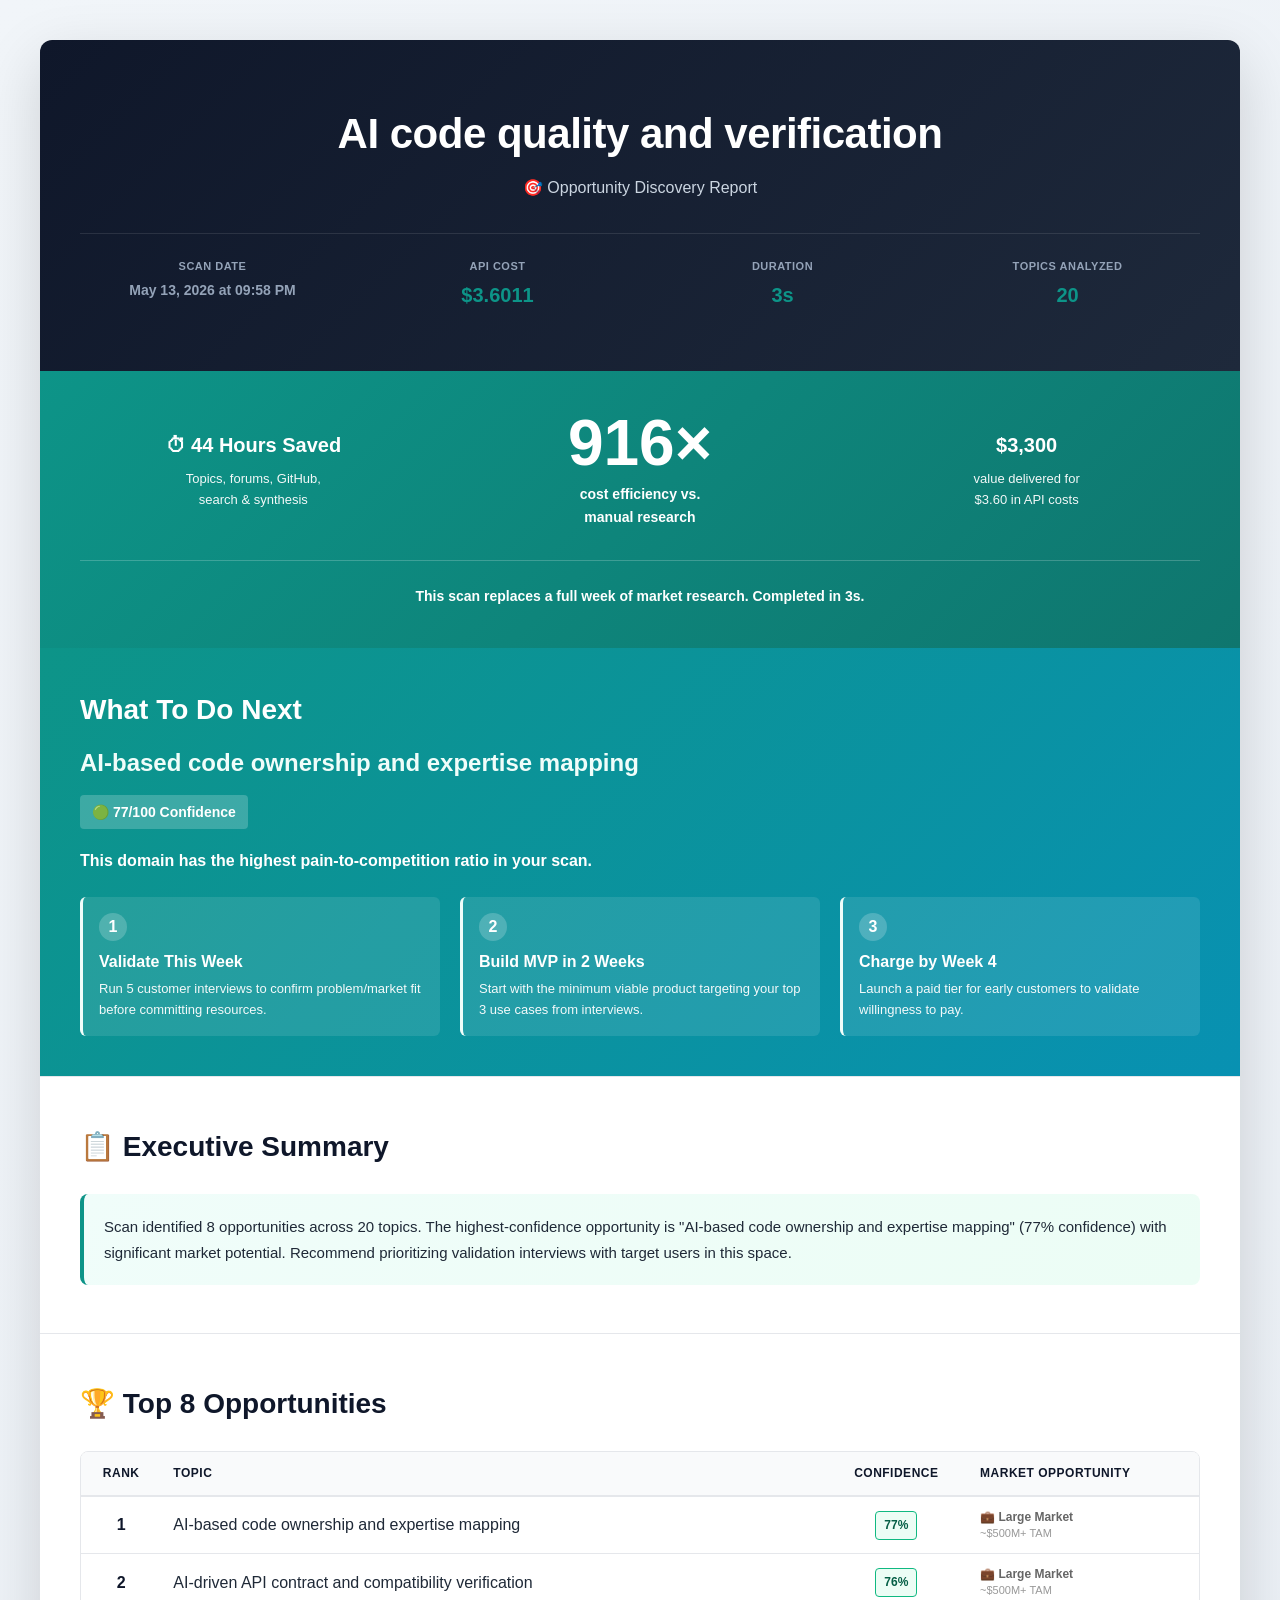
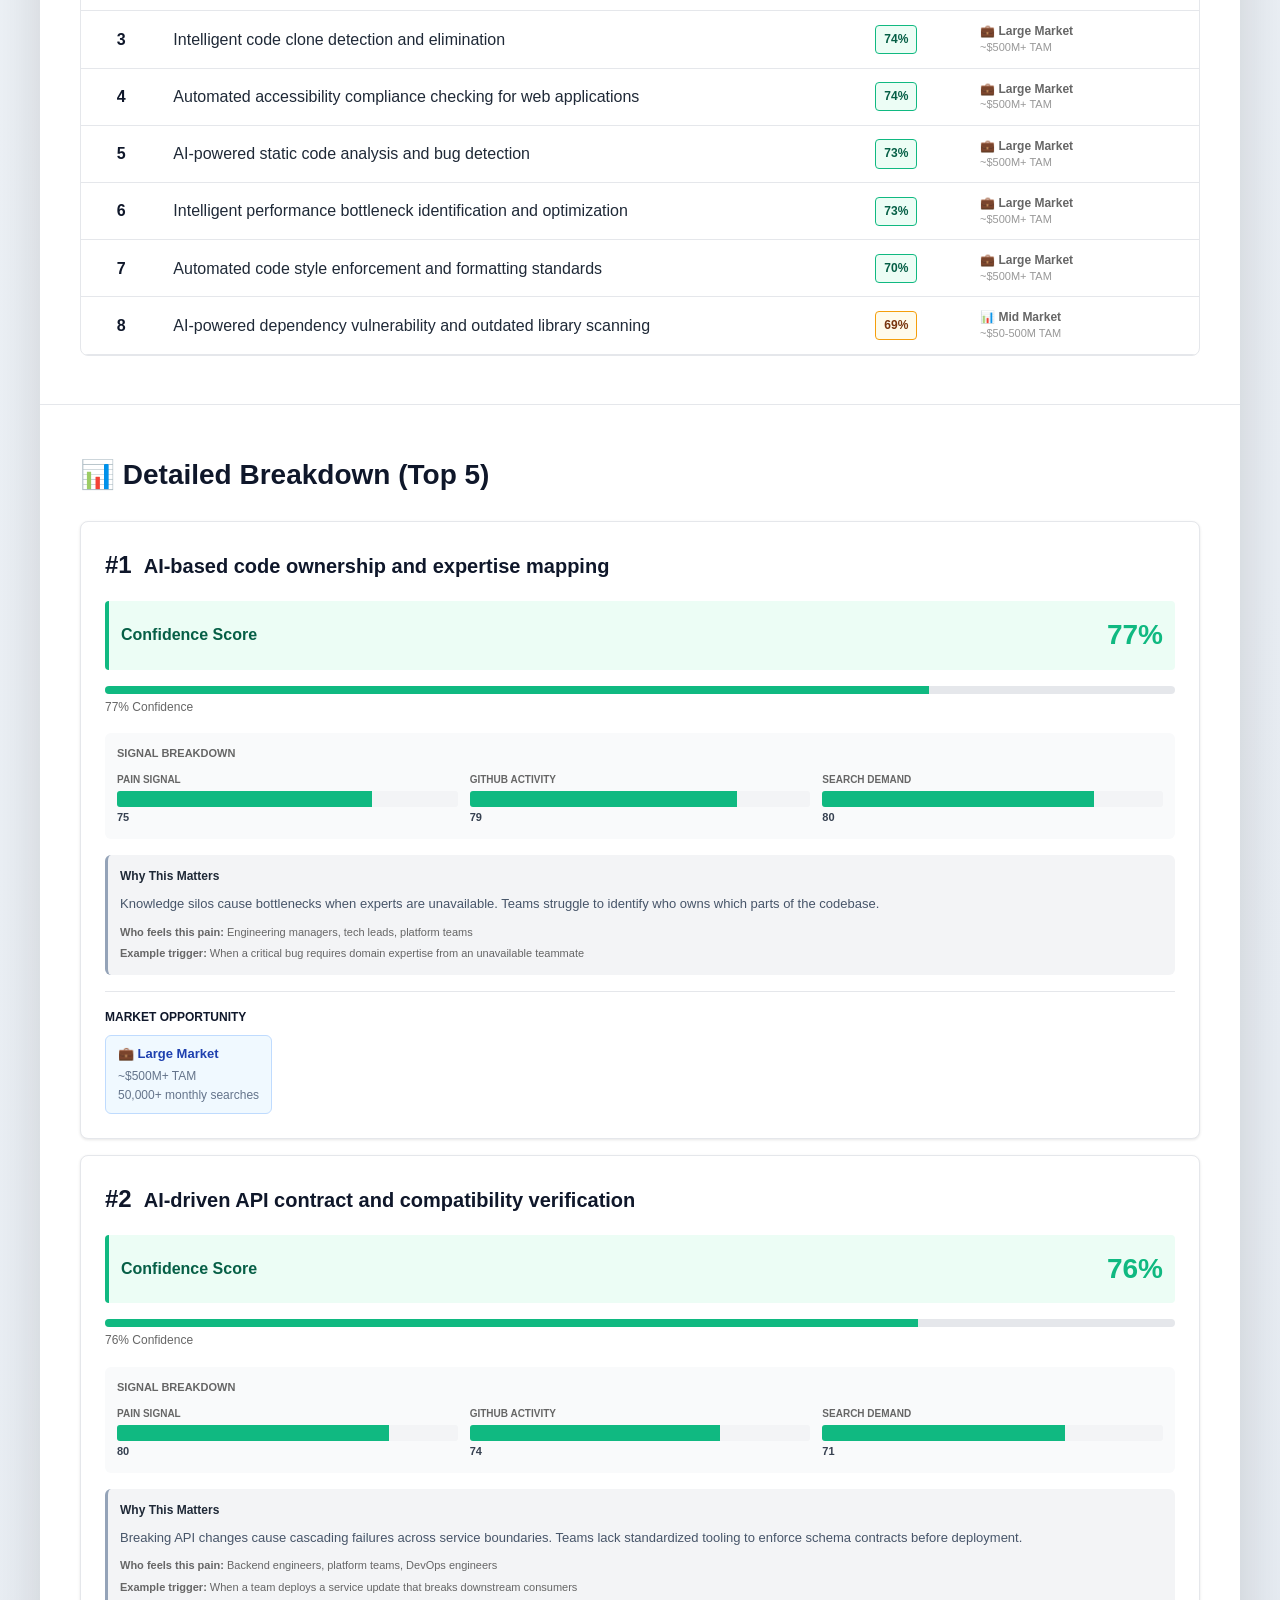
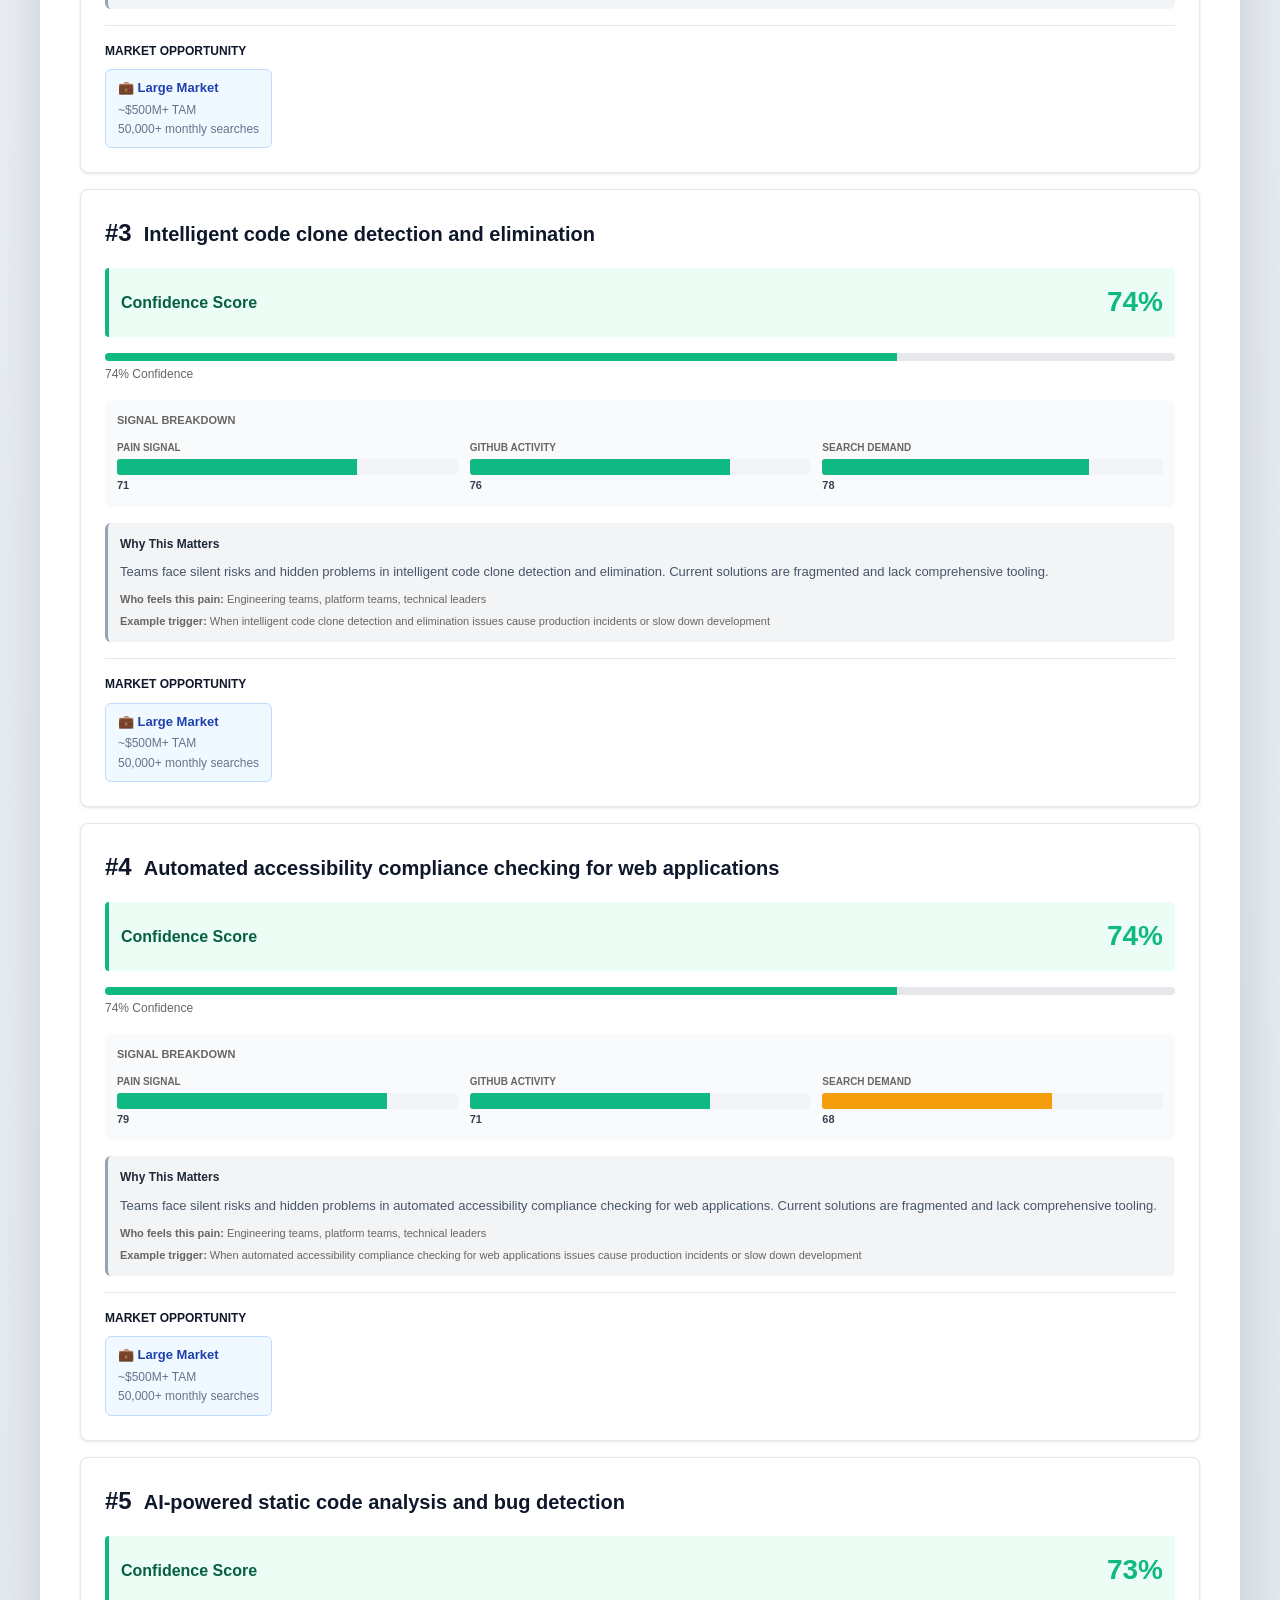
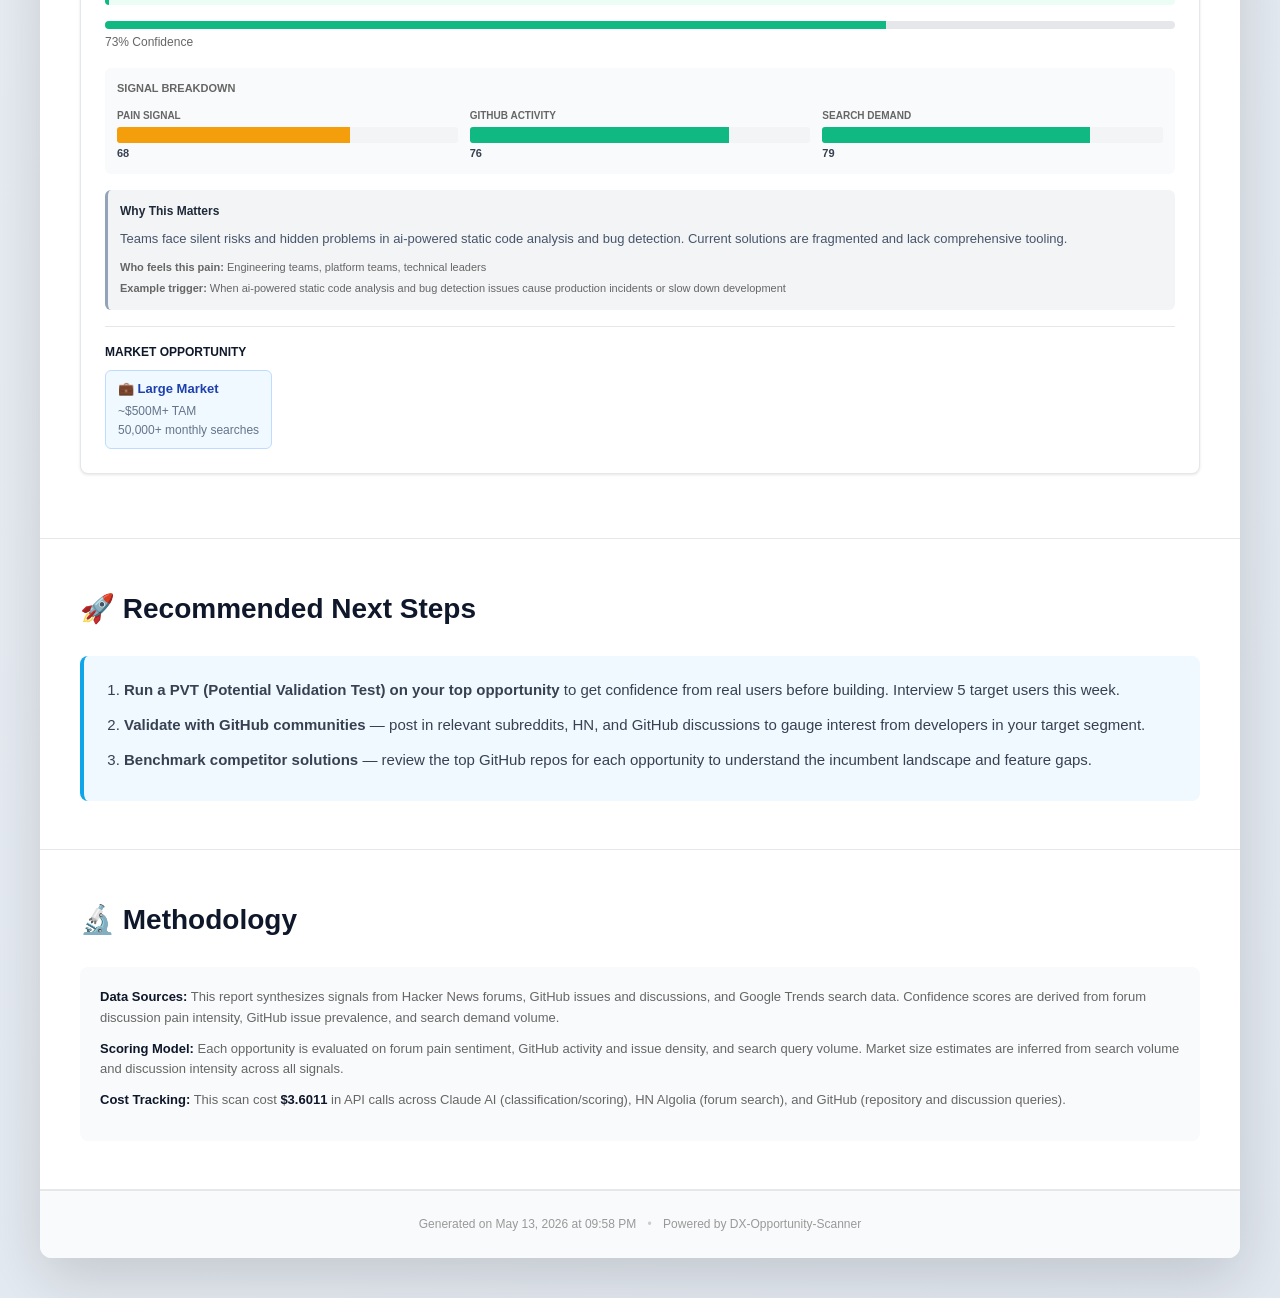
<file: assets/final-report-v4.html>
<!DOCTYPE html>
<html lang="en">
<head>
  <meta charset="UTF-8">
  <meta name="viewport" content="width=device-width, initial-scale=1.0">
  <title>DX Opportunity Report: AI code quality and verification</title>
  <style>
    * {
      margin: 0;
      padding: 0;
      box-sizing: border-box;
    }

    body {
      font-family: -apple-system, BlinkMacSystemFont, "Segoe UI", Roboto, "Helvetica Neue", Arial, sans-serif;
      background: linear-gradient(135deg, #f1f5f9 0%, #e2e8f0 100%);
      color: #1f2937;
      line-height: 1.6;
      padding: 40px 20px;
    }

    .container {
      max-width: 1200px;
      margin: 0 auto;
      background: #ffffff;
      border-radius: 12px;
      box-shadow: 0 20px 60px rgba(0, 0, 0, 0.15);
      overflow: hidden;
    }

    /* Header */
    .header {
      background: linear-gradient(135deg, #0f172a 0%, #1e293b 100%);
      color: #ffffff;
      padding: 60px 40px;
      text-align: center;
    }

    .header h1 {
      font-size: 42px;
      font-weight: 700;
      margin-bottom: 8px;
      letter-spacing: -0.5px;
    }

    .header .tagline {
      font-size: 16px;
      color: #cbd5e1;
      margin-bottom: 24px;
    }

    .header-meta {
      display: grid;
      grid-template-columns: repeat(auto-fit, minmax(200px, 1fr));
      gap: 20px;
      margin-top: 32px;
      padding-top: 24px;
      border-top: 1px solid rgba(255, 255, 255, 0.1);
    }

    .meta-item {
      text-align: center;
    }

    .meta-label {
      font-size: 11px;
      color: #94a3b8;
      text-transform: uppercase;
      font-weight: 600;
      margin-bottom: 4px;
      letter-spacing: 0.5px;
    }

    .meta-value {
      font-size: 20px;
      font-weight: 700;
      color: #0d9488;
    }

    /* Action Banner */
    .action-banner {
      background: linear-gradient(135deg, #0d9488 0%, #0891b2 100%);
      color: #ffffff;
      padding: 40px;
      margin: 0;
      border-bottom: 1px solid #e5e7eb;
    }

    .action-banner h2 {
      font-size: 28px;
      font-weight: 700;
      margin-bottom: 12px;
      color: #ffffff;
    }

    .action-banner .opp-name {
      font-size: 24px;
      font-weight: 700;
      color: #f0fdfa;
      margin-bottom: 12px;
    }

    .action-banner .confidence-badge {
      display: inline-block;
      padding: 6px 12px;
      background: rgba(255, 255, 255, 0.2);
      border-radius: 4px;
      font-weight: 600;
      margin-bottom: 20px;
      font-size: 14px;
    }

    .action-banner .assertion {
      font-size: 16px;
      font-weight: 600;
      margin-bottom: 24px;
      line-height: 1.5;
    }

    .action-steps {
      display: grid;
      grid-template-columns: repeat(auto-fit, minmax(280px, 1fr));
      gap: 20px;
      margin-top: 24px;
    }

    .action-step {
      background: rgba(255, 255, 255, 0.1);
      padding: 16px;
      border-radius: 6px;
      border-left: 3px solid #f0fdfa;
    }

    .action-step-num {
      display: inline-block;
      background: rgba(255, 255, 255, 0.2);
      width: 28px;
      height: 28px;
      border-radius: 50%;
      text-align: center;
      line-height: 28px;
      font-weight: 700;
      margin-bottom: 8px;
    }

    .action-step-title {
      font-weight: 700;
      margin-bottom: 4px;
    }

    .action-step-desc {
      font-size: 13px;
      opacity: 0.95;
    }

    /* Section */
    .section {
      padding: 48px 40px;
      border-bottom: 1px solid #e5e7eb;
    }

    .section:last-child {
      border-bottom: none;
    }

    .section h2 {
      font-size: 28px;
      font-weight: 700;
      color: #0f172a;
      margin-bottom: 24px;
      display: flex;
      align-items: center;
      gap: 12px;
    }

    /* Executive Summary */
    .summary-box {
      background: linear-gradient(135deg, #f0fdfa 0%, #ecfdf5 100%);
      border-left: 4px solid #0d9488;
      padding: 20px;
      border-radius: 8px;
      font-size: 15px;
      color: #1f2937;
      line-height: 1.7;
    }

    /* Opportunities Table */
    .table-wrapper {
      overflow-x: auto;
      border-radius: 8px;
      border: 1px solid #e5e7eb;
    }

    table {
      width: 100%;
      border-collapse: collapse;
    }

    th, td {
      padding: 12px;
      text-align: left;
    }

    th {
      background: #f9fafb;
      font-weight: 700;
      font-size: 12px;
      color: #0f172a;
      text-transform: uppercase;
      border-bottom: 2px solid #e5e7eb;
      letter-spacing: 0.5px;
    }

    tr:last-child td {
      border-bottom: none;
    }

    tr:hover {
      background: #f9fafb;
    }

    /* CTA Section */
    .cta-section {
      background: linear-gradient(135deg, #0f172a 0%, #1e293b 100%);
      color: #ffffff;
      padding: 40px;
      border-radius: 8px;
      margin-top: 20px;
      text-align: center;
    }

    .cta-section h3 {
      font-size: 18px;
      margin-bottom: 12px;
    }

    .cta-section p {
      font-size: 14px;
      opacity: 0.9;
      margin-bottom: 16px;
    }

    /* Methodology */
    .methodology {
      background: #f9fafb;
      border-radius: 8px;
      padding: 20px;
      font-size: 13px;
      color: #666;
      line-height: 1.6;
    }

    .methodology p {
      margin-bottom: 10px;
    }

    .methodology strong {
      color: #0f172a;
    }

    /* Footer */
    .footer {
      background: #f9fafb;
      padding: 24px 40px;
      text-align: center;
      font-size: 12px;
      color: #999;
      border-top: 1px solid #e5e7eb;
    }

    .footer-divider {
      color: #ccc;
      margin: 0 8px;
    }

    ul {
      margin-left: 20px;
    }

    li {
      margin-bottom: 8px;
      color: #374151;
    }

    hr {
      border: none;
      border-top: 1px solid #e5e7eb;
      margin: 24px 0;
    }
  </style>
</head>
<body>
  <div class="container">
    <!-- HEADER -->
    <div class="header">
      <h1>AI code quality and verification</h1>
      <div class="tagline">🎯 Opportunity Discovery Report</div>
      <div class="header-meta">
        <div class="meta-item">
          <div class="meta-label">Scan Date</div>
          <div class="meta-value" style="color: #94a3b8; font-size: 14px;">May 13, 2026 at 09:58 PM</div>
        </div>
        <div class="meta-item">
          <div class="meta-label">API Cost</div>
          <div class="meta-value">$3.6011</div>
        </div>
        <div class="meta-item">
          <div class="meta-label">Duration</div>
          <div class="meta-value">3s</div>
        </div>
        <div class="meta-item">
          <div class="meta-label">Topics Analyzed</div>
          <div class="meta-value">20</div>
        </div>
      </div>
    </div>

    <!-- ROI BANNER (NEW POSITION - ABOVE THE FOLD) -->
    
    <div style="background: linear-gradient(135deg, #0d9488 0%, #0f766e 100%); color: #ffffff; padding: 40px; margin: 0; text-align: center;">
      <div style="max-width: 1200px; margin: 0 auto;">
        <div style="display: grid; grid-template-columns: repeat(3, 1fr); gap: 40px; margin-bottom: 32px; align-items: center;">
          <!-- Left Column -->
          <div style="text-align: center;">
            <div style="font-size: 20px; font-weight: 700; margin-bottom: 8px;">⏱ 44 Hours Saved</div>
            <div style="font-size: 13px; opacity: 0.95;">Topics, forums, GitHub,<br>search & synthesis</div>
          </div>

          <!-- Center Column -->
          <div style="text-align: center;">
            <div style="font-size: 64px; font-weight: 700; line-height: 1; margin-bottom: 8px;">916×</div>
            <div style="font-size: 14px; font-weight: 600;">cost efficiency vs.<br>manual research</div>
          </div>

          <!-- Right Column -->
          <div style="text-align: center;">
            <div style="font-size: 20px; font-weight: 700; margin-bottom: 8px;">$3,300</div>
            <div style="font-size: 13px; opacity: 0.95;">value delivered for<br>$3.60 in API costs</div>
          </div>
        </div>

        <div style="border-top: 1px solid rgba(255, 255, 255, 0.2); padding-top: 24px; font-size: 14px; font-weight: 600;">
          This scan replaces a full week of market research. Completed in 3s.
        </div>
      </div>
    </div>
  

    <!-- ACTION BANNER -->
    <div class="action-banner">
      <h2>What To Do Next</h2>
      <div class="opp-name">AI-based code ownership and expertise mapping</div>
      <div class="confidence-badge">🟢 77/100 Confidence</div>
      <div class="assertion">This domain has the highest pain-to-competition ratio in your scan.</div>

      <div class="action-steps">
        <div class="action-step">
          <div class="action-step-num">1</div>
          <div class="action-step-title">Validate This Week</div>
          <div class="action-step-desc">Run 5 customer interviews to confirm problem/market fit before committing resources.</div>
        </div>
        <div class="action-step">
          <div class="action-step-num">2</div>
          <div class="action-step-title">Build MVP in 2 Weeks</div>
          <div class="action-step-desc">Start with the minimum viable product targeting your top 3 use cases from interviews.</div>
        </div>
        <div class="action-step">
          <div class="action-step-num">3</div>
          <div class="action-step-title">Charge by Week 4</div>
          <div class="action-step-desc">Launch a paid tier for early customers to validate willingness to pay.</div>
        </div>
      </div>
    </div>

    <!-- EXECUTIVE SUMMARY -->
    <div class="section">
      <h2>📋 Executive Summary</h2>
      <div class="summary-box">
        Scan identified 8 opportunities across 20 topics. The highest-confidence opportunity is "AI-based code ownership and expertise mapping" (77% confidence) with significant market potential. Recommend prioritizing validation interviews with target users in this space.
      </div>
    </div>

    <!-- TOP OPPORTUNITIES TABLE -->
    <div class="section">
      <h2>🏆 Top 8 Opportunities</h2>
      <div class="table-wrapper">
        
    <table style="width: 100%; border-collapse: collapse;">
      <thead>
        <tr style="background: #f9fafb; border-bottom: 2px solid #e5e7eb;">
          <th style="padding: 12px; text-align: center; font-weight: 700; color: #0f172a; font-size: 12px; text-transform: uppercase;">Rank</th>
          <th style="padding: 12px; text-align: left; font-weight: 700; color: #0f172a; font-size: 12px; text-transform: uppercase;">Topic</th>
          <th style="padding: 12px; text-align: center; font-weight: 700; color: #0f172a; font-size: 12px; text-transform: uppercase;">Confidence</th>
          <th style="padding: 12px; text-align: left; font-weight: 700; color: #0f172a; font-size: 12px; text-transform: uppercase;">Market Opportunity</th>
        </tr>
      </thead>
      <tbody>
        
      <tr style="border-bottom: 1px solid #e5e7eb; hover-effect: true;">
        <td style="padding: 12px; text-align: center; font-weight: 600; color: #0f172a;">1</td>
        <td style="padding: 12px; font-weight: 500; color: #1f2937;">AI-based code ownership and expertise mapping</td>
        <td style="padding: 12px; text-align: center;">
          <div style="display: inline-block; padding: 4px 8px; background: #ecfdf5; border: 1px solid #10b981; border-radius: 4px; font-size: 12px; color: #065f46; font-weight: 600;">
            77%
          </div>
        </td>
        <td style="padding: 12px; font-size: 12px; color: #666;">
          <div style="line-height: 1.4;">
            <div style="font-weight: 600;">💼 Large Market</div>
            <div style="font-size: 11px; color: #999;">~$500M+ TAM</div>
          </div>
        </td>
      </tr>
    
      <tr style="border-bottom: 1px solid #e5e7eb; hover-effect: true;">
        <td style="padding: 12px; text-align: center; font-weight: 600; color: #0f172a;">2</td>
        <td style="padding: 12px; font-weight: 500; color: #1f2937;">AI-driven API contract and compatibility verification</td>
        <td style="padding: 12px; text-align: center;">
          <div style="display: inline-block; padding: 4px 8px; background: #ecfdf5; border: 1px solid #10b981; border-radius: 4px; font-size: 12px; color: #065f46; font-weight: 600;">
            76%
          </div>
        </td>
        <td style="padding: 12px; font-size: 12px; color: #666;">
          <div style="line-height: 1.4;">
            <div style="font-weight: 600;">💼 Large Market</div>
            <div style="font-size: 11px; color: #999;">~$500M+ TAM</div>
          </div>
        </td>
      </tr>
    
      <tr style="border-bottom: 1px solid #e5e7eb; hover-effect: true;">
        <td style="padding: 12px; text-align: center; font-weight: 600; color: #0f172a;">3</td>
        <td style="padding: 12px; font-weight: 500; color: #1f2937;">Intelligent code clone detection and elimination</td>
        <td style="padding: 12px; text-align: center;">
          <div style="display: inline-block; padding: 4px 8px; background: #ecfdf5; border: 1px solid #10b981; border-radius: 4px; font-size: 12px; color: #065f46; font-weight: 600;">
            74%
          </div>
        </td>
        <td style="padding: 12px; font-size: 12px; color: #666;">
          <div style="line-height: 1.4;">
            <div style="font-weight: 600;">💼 Large Market</div>
            <div style="font-size: 11px; color: #999;">~$500M+ TAM</div>
          </div>
        </td>
      </tr>
    
      <tr style="border-bottom: 1px solid #e5e7eb; hover-effect: true;">
        <td style="padding: 12px; text-align: center; font-weight: 600; color: #0f172a;">4</td>
        <td style="padding: 12px; font-weight: 500; color: #1f2937;">Automated accessibility compliance checking for web applications</td>
        <td style="padding: 12px; text-align: center;">
          <div style="display: inline-block; padding: 4px 8px; background: #ecfdf5; border: 1px solid #10b981; border-radius: 4px; font-size: 12px; color: #065f46; font-weight: 600;">
            74%
          </div>
        </td>
        <td style="padding: 12px; font-size: 12px; color: #666;">
          <div style="line-height: 1.4;">
            <div style="font-weight: 600;">💼 Large Market</div>
            <div style="font-size: 11px; color: #999;">~$500M+ TAM</div>
          </div>
        </td>
      </tr>
    
      <tr style="border-bottom: 1px solid #e5e7eb; hover-effect: true;">
        <td style="padding: 12px; text-align: center; font-weight: 600; color: #0f172a;">5</td>
        <td style="padding: 12px; font-weight: 500; color: #1f2937;">AI-powered static code analysis and bug detection</td>
        <td style="padding: 12px; text-align: center;">
          <div style="display: inline-block; padding: 4px 8px; background: #ecfdf5; border: 1px solid #10b981; border-radius: 4px; font-size: 12px; color: #065f46; font-weight: 600;">
            73%
          </div>
        </td>
        <td style="padding: 12px; font-size: 12px; color: #666;">
          <div style="line-height: 1.4;">
            <div style="font-weight: 600;">💼 Large Market</div>
            <div style="font-size: 11px; color: #999;">~$500M+ TAM</div>
          </div>
        </td>
      </tr>
    
      <tr style="border-bottom: 1px solid #e5e7eb; hover-effect: true;">
        <td style="padding: 12px; text-align: center; font-weight: 600; color: #0f172a;">6</td>
        <td style="padding: 12px; font-weight: 500; color: #1f2937;">Intelligent performance bottleneck identification and optimization</td>
        <td style="padding: 12px; text-align: center;">
          <div style="display: inline-block; padding: 4px 8px; background: #ecfdf5; border: 1px solid #10b981; border-radius: 4px; font-size: 12px; color: #065f46; font-weight: 600;">
            73%
          </div>
        </td>
        <td style="padding: 12px; font-size: 12px; color: #666;">
          <div style="line-height: 1.4;">
            <div style="font-weight: 600;">💼 Large Market</div>
            <div style="font-size: 11px; color: #999;">~$500M+ TAM</div>
          </div>
        </td>
      </tr>
    
      <tr style="border-bottom: 1px solid #e5e7eb; hover-effect: true;">
        <td style="padding: 12px; text-align: center; font-weight: 600; color: #0f172a;">7</td>
        <td style="padding: 12px; font-weight: 500; color: #1f2937;">Automated code style enforcement and formatting standards</td>
        <td style="padding: 12px; text-align: center;">
          <div style="display: inline-block; padding: 4px 8px; background: #ecfdf5; border: 1px solid #10b981; border-radius: 4px; font-size: 12px; color: #065f46; font-weight: 600;">
            70%
          </div>
        </td>
        <td style="padding: 12px; font-size: 12px; color: #666;">
          <div style="line-height: 1.4;">
            <div style="font-weight: 600;">💼 Large Market</div>
            <div style="font-size: 11px; color: #999;">~$500M+ TAM</div>
          </div>
        </td>
      </tr>
    
      <tr style="border-bottom: 1px solid #e5e7eb; hover-effect: true;">
        <td style="padding: 12px; text-align: center; font-weight: 600; color: #0f172a;">8</td>
        <td style="padding: 12px; font-weight: 500; color: #1f2937;">AI-powered dependency vulnerability and outdated library scanning</td>
        <td style="padding: 12px; text-align: center;">
          <div style="display: inline-block; padding: 4px 8px; background: #fffbeb; border: 1px solid #f59e0b; border-radius: 4px; font-size: 12px; color: #78350f; font-weight: 600;">
            69%
          </div>
        </td>
        <td style="padding: 12px; font-size: 12px; color: #666;">
          <div style="line-height: 1.4;">
            <div style="font-weight: 600;">📊 Mid Market</div>
            <div style="font-size: 11px; color: #999;">~$50-500M TAM</div>
          </div>
        </td>
      </tr>
    
      </tbody>
    </table>
  
      </div>
    </div>

    <!-- DETAILED BREAKDOWN -->
    <div class="section">
      <h2>📊 Detailed Breakdown (Top 5)</h2>
      <div style="margin-top: 24px;">
        
    <div style="background: #ffffff; border: 1px solid #e5e7eb; border-radius: 8px; padding: 24px; margin-bottom: 16px; box-shadow: 0 1px 3px rgba(0,0,0,0.1);">
      <div style="display: flex; align-items: baseline; margin-bottom: 16px; gap: 12px;">
        <div style="font-size: 24px; font-weight: 700; color: #0f172a;">#1</div>
        <h3 style="font-size: 20px; font-weight: 700; color: #0f172a; margin: 0;">AI-based code ownership and expertise mapping</h3>
      </div>

      <div style="background: #ecfdf5; border-left: 4px solid #10b981; padding: 12px; border-radius: 4px; margin-bottom: 16px;">
        <div style="display: flex; justify-content: space-between; align-items: center;">
          <div style="color: #065f46; font-weight: 600;">Confidence Score</div>
          <div style="font-size: 28px; font-weight: 700; color: #10b981;">77%</div>
        </div>
      </div>

      
    <div style="width: 100%; background: #e5e7eb; border-radius: 4px; height: 8px; overflow: hidden;">
      <div style="width: 77%; height: 100%; background: #10b981; transition: width 0.3s;"></div>
    </div>
    <div style="margin-top: 4px; font-size: 12px; color: #666; font-weight: 500;">77% Confidence</div>
  

      <!-- Signal Breakdown -->
      <div style="margin-top: 16px; padding: 12px; background: #f9fafb; border-radius: 6px;">
        <div style="font-size: 11px; font-weight: 700; color: #666; text-transform: uppercase; margin-bottom: 10px;">Signal Breakdown</div>
        <div style="display: flex; gap: 12px; justify-content: space-between;">
          
    <div style="flex: 1; min-width: 80px;">
      <div style="font-size: 10px; font-weight: 600; color: #666; margin-bottom: 3px; text-transform: uppercase;">Pain Signal</div>
      <div style="background: #f3f4f6; border-radius: 3px; height: 16px; overflow: hidden;">
        <div style="width: 74.71339423613527%; height: 100%; background: #10b981; transition: width 0.3s;"></div>
      </div>
      <div style="font-size: 11px; font-weight: 600; color: #374151; margin-top: 2px;">75</div>
    </div>
  
          
    <div style="flex: 1; min-width: 80px;">
      <div style="font-size: 10px; font-weight: 600; color: #666; margin-bottom: 3px; text-transform: uppercase;">GitHub Activity</div>
      <div style="background: #f3f4f6; border-radius: 3px; height: 16px; overflow: hidden;">
        <div style="width: 78.52440384257649%; height: 100%; background: #10b981; transition: width 0.3s;"></div>
      </div>
      <div style="font-size: 11px; font-weight: 600; color: #374151; margin-top: 2px;">79</div>
    </div>
  
          
    <div style="flex: 1; min-width: 80px;">
      <div style="font-size: 10px; font-weight: 600; color: #666; margin-bottom: 3px; text-transform: uppercase;">Search Demand</div>
      <div style="background: #f3f4f6; border-radius: 3px; height: 16px; overflow: hidden;">
        <div style="width: 79.8582572048309%; height: 100%; background: #10b981; transition: width 0.3s;"></div>
      </div>
      <div style="font-size: 11px; font-weight: 600; color: #374151; margin-top: 2px;">80</div>
    </div>
  
        </div>
      </div>

      

      <!-- Problem Space -->
      <div style="margin-top: 16px; padding: 12px; background: #f3f4f6; border-radius: 6px; border-left: 3px solid #94a3b8;">
        <div style="font-size: 12px; font-weight: 700; color: #1f2937; margin-bottom: 8px;">Why This Matters</div>
        <div style="font-size: 13px; color: #475569; line-height: 1.5; margin-bottom: 10px;">Knowledge silos cause bottlenecks when experts are unavailable. Teams struggle to identify who owns which parts of the codebase.</div>
        <div style="font-size: 11px; color: #666; margin-top: 8px;">
          <div><strong>Who feels this pain:</strong> Engineering managers, tech leads, platform teams</div>
          <div style="margin-top: 4px;"><strong>Example trigger:</strong> When a critical bug requires domain expertise from an unavailable teammate</div>
        </div>
      </div>

      <!-- Market Opportunity -->
      <div style="margin-top: 16px; padding-top: 16px; border-top: 1px solid #e5e7eb;">
        <div style="font-size: 12px; font-weight: 700; color: #0f172a; text-transform: uppercase; margin-bottom: 8px;">Market Opportunity</div>
        <div style="display: inline-block; padding: 8px 12px; background: #f0f9ff; border-radius: 6px; border: 1px solid #bfdbfe;">
          <div style="font-weight: 600; color: #1e40af; font-size: 13px;">💼 Large Market</div>
          <div style="font-size: 12px; color: #64748b; margin-top: 2px;">~$500M+ TAM</div>
          <div style="font-size: 12px; color: #64748b;">50,000+ monthly searches</div>
        </div>
      </div>
    </div>
  
    <div style="background: #ffffff; border: 1px solid #e5e7eb; border-radius: 8px; padding: 24px; margin-bottom: 16px; box-shadow: 0 1px 3px rgba(0,0,0,0.1);">
      <div style="display: flex; align-items: baseline; margin-bottom: 16px; gap: 12px;">
        <div style="font-size: 24px; font-weight: 700; color: #0f172a;">#2</div>
        <h3 style="font-size: 20px; font-weight: 700; color: #0f172a; margin: 0;">AI-driven API contract and compatibility verification</h3>
      </div>

      <div style="background: #ecfdf5; border-left: 4px solid #10b981; padding: 12px; border-radius: 4px; margin-bottom: 16px;">
        <div style="display: flex; justify-content: space-between; align-items: center;">
          <div style="color: #065f46; font-weight: 600;">Confidence Score</div>
          <div style="font-size: 28px; font-weight: 700; color: #10b981;">76%</div>
        </div>
      </div>

      
    <div style="width: 100%; background: #e5e7eb; border-radius: 4px; height: 8px; overflow: hidden;">
      <div style="width: 76%; height: 100%; background: #10b981; transition: width 0.3s;"></div>
    </div>
    <div style="margin-top: 4px; font-size: 12px; color: #666; font-weight: 500;">76% Confidence</div>
  

      <!-- Signal Breakdown -->
      <div style="margin-top: 16px; padding: 12px; background: #f9fafb; border-radius: 6px;">
        <div style="font-size: 11px; font-weight: 700; color: #666; text-transform: uppercase; margin-bottom: 10px;">Signal Breakdown</div>
        <div style="display: flex; gap: 12px; justify-content: space-between;">
          
    <div style="flex: 1; min-width: 80px;">
      <div style="font-size: 10px; font-weight: 600; color: #666; margin-bottom: 3px; text-transform: uppercase;">Pain Signal</div>
      <div style="background: #f3f4f6; border-radius: 3px; height: 16px; overflow: hidden;">
        <div style="width: 79.7310022215282%; height: 100%; background: #10b981; transition: width 0.3s;"></div>
      </div>
      <div style="font-size: 11px; font-weight: 600; color: #374151; margin-top: 2px;">80</div>
    </div>
  
          
    <div style="flex: 1; min-width: 80px;">
      <div style="font-size: 10px; font-weight: 600; color: #666; margin-bottom: 3px; text-transform: uppercase;">GitHub Activity</div>
      <div style="background: #f3f4f6; border-radius: 3px; height: 16px; overflow: hidden;">
        <div style="width: 73.51266518564786%; height: 100%; background: #10b981; transition: width 0.3s;"></div>
      </div>
      <div style="font-size: 11px; font-weight: 600; color: #374151; margin-top: 2px;">74</div>
    </div>
  
          
    <div style="flex: 1; min-width: 80px;">
      <div style="font-size: 10px; font-weight: 600; color: #666; margin-bottom: 3px; text-transform: uppercase;">Search Demand</div>
      <div style="background: #f3f4f6; border-radius: 3px; height: 16px; overflow: hidden;">
        <div style="width: 71.33624722308974%; height: 100%; background: #10b981; transition: width 0.3s;"></div>
      </div>
      <div style="font-size: 11px; font-weight: 600; color: #374151; margin-top: 2px;">71</div>
    </div>
  
        </div>
      </div>

      

      <!-- Problem Space -->
      <div style="margin-top: 16px; padding: 12px; background: #f3f4f6; border-radius: 6px; border-left: 3px solid #94a3b8;">
        <div style="font-size: 12px; font-weight: 700; color: #1f2937; margin-bottom: 8px;">Why This Matters</div>
        <div style="font-size: 13px; color: #475569; line-height: 1.5; margin-bottom: 10px;">Breaking API changes cause cascading failures across service boundaries. Teams lack standardized tooling to enforce schema contracts before deployment.</div>
        <div style="font-size: 11px; color: #666; margin-top: 8px;">
          <div><strong>Who feels this pain:</strong> Backend engineers, platform teams, DevOps engineers</div>
          <div style="margin-top: 4px;"><strong>Example trigger:</strong> When a team deploys a service update that breaks downstream consumers</div>
        </div>
      </div>

      <!-- Market Opportunity -->
      <div style="margin-top: 16px; padding-top: 16px; border-top: 1px solid #e5e7eb;">
        <div style="font-size: 12px; font-weight: 700; color: #0f172a; text-transform: uppercase; margin-bottom: 8px;">Market Opportunity</div>
        <div style="display: inline-block; padding: 8px 12px; background: #f0f9ff; border-radius: 6px; border: 1px solid #bfdbfe;">
          <div style="font-weight: 600; color: #1e40af; font-size: 13px;">💼 Large Market</div>
          <div style="font-size: 12px; color: #64748b; margin-top: 2px;">~$500M+ TAM</div>
          <div style="font-size: 12px; color: #64748b;">50,000+ monthly searches</div>
        </div>
      </div>
    </div>
  
    <div style="background: #ffffff; border: 1px solid #e5e7eb; border-radius: 8px; padding: 24px; margin-bottom: 16px; box-shadow: 0 1px 3px rgba(0,0,0,0.1);">
      <div style="display: flex; align-items: baseline; margin-bottom: 16px; gap: 12px;">
        <div style="font-size: 24px; font-weight: 700; color: #0f172a;">#3</div>
        <h3 style="font-size: 20px; font-weight: 700; color: #0f172a; margin: 0;">Intelligent code clone detection and elimination</h3>
      </div>

      <div style="background: #ecfdf5; border-left: 4px solid #10b981; padding: 12px; border-radius: 4px; margin-bottom: 16px;">
        <div style="display: flex; justify-content: space-between; align-items: center;">
          <div style="color: #065f46; font-weight: 600;">Confidence Score</div>
          <div style="font-size: 28px; font-weight: 700; color: #10b981;">74%</div>
        </div>
      </div>

      
    <div style="width: 100%; background: #e5e7eb; border-radius: 4px; height: 8px; overflow: hidden;">
      <div style="width: 74%; height: 100%; background: #10b981; transition: width 0.3s;"></div>
    </div>
    <div style="margin-top: 4px; font-size: 12px; color: #666; font-weight: 500;">74% Confidence</div>
  

      <!-- Signal Breakdown -->
      <div style="margin-top: 16px; padding: 12px; background: #f9fafb; border-radius: 6px;">
        <div style="font-size: 11px; font-weight: 700; color: #666; text-transform: uppercase; margin-bottom: 10px;">Signal Breakdown</div>
        <div style="display: flex; gap: 12px; justify-content: space-between;">
          
    <div style="flex: 1; min-width: 80px;">
      <div style="font-size: 10px; font-weight: 600; color: #666; margin-bottom: 3px; text-transform: uppercase;">Pain Signal</div>
      <div style="background: #f3f4f6; border-radius: 3px; height: 16px; overflow: hidden;">
        <div style="width: 70.53315932302274%; height: 100%; background: #10b981; transition: width 0.3s;"></div>
      </div>
      <div style="font-size: 11px; font-weight: 600; color: #374151; margin-top: 2px;">71</div>
    </div>
  
          
    <div style="flex: 1; min-width: 80px;">
      <div style="font-size: 10px; font-weight: 600; color: #666; margin-bottom: 3px; text-transform: uppercase;">GitHub Activity</div>
      <div style="background: #f3f4f6; border-radius: 3px; height: 16px; overflow: hidden;">
        <div style="width: 76.31122711798484%; height: 100%; background: #10b981; transition: width 0.3s;"></div>
      </div>
      <div style="font-size: 11px; font-weight: 600; color: #374151; margin-top: 2px;">76</div>
    </div>
  
          
    <div style="flex: 1; min-width: 80px;">
      <div style="font-size: 10px; font-weight: 600; color: #666; margin-bottom: 3px; text-transform: uppercase;">Search Demand</div>
      <div style="background: #f3f4f6; border-radius: 3px; height: 16px; overflow: hidden;">
        <div style="width: 78.33355084622157%; height: 100%; background: #10b981; transition: width 0.3s;"></div>
      </div>
      <div style="font-size: 11px; font-weight: 600; color: #374151; margin-top: 2px;">78</div>
    </div>
  
        </div>
      </div>

      

      <!-- Problem Space -->
      <div style="margin-top: 16px; padding: 12px; background: #f3f4f6; border-radius: 6px; border-left: 3px solid #94a3b8;">
        <div style="font-size: 12px; font-weight: 700; color: #1f2937; margin-bottom: 8px;">Why This Matters</div>
        <div style="font-size: 13px; color: #475569; line-height: 1.5; margin-bottom: 10px;">Teams face silent risks and hidden problems in intelligent code clone detection and elimination. Current solutions are fragmented and lack comprehensive tooling.</div>
        <div style="font-size: 11px; color: #666; margin-top: 8px;">
          <div><strong>Who feels this pain:</strong> Engineering teams, platform teams, technical leaders</div>
          <div style="margin-top: 4px;"><strong>Example trigger:</strong> When intelligent code clone detection and elimination issues cause production incidents or slow down development</div>
        </div>
      </div>

      <!-- Market Opportunity -->
      <div style="margin-top: 16px; padding-top: 16px; border-top: 1px solid #e5e7eb;">
        <div style="font-size: 12px; font-weight: 700; color: #0f172a; text-transform: uppercase; margin-bottom: 8px;">Market Opportunity</div>
        <div style="display: inline-block; padding: 8px 12px; background: #f0f9ff; border-radius: 6px; border: 1px solid #bfdbfe;">
          <div style="font-weight: 600; color: #1e40af; font-size: 13px;">💼 Large Market</div>
          <div style="font-size: 12px; color: #64748b; margin-top: 2px;">~$500M+ TAM</div>
          <div style="font-size: 12px; color: #64748b;">50,000+ monthly searches</div>
        </div>
      </div>
    </div>
  
    <div style="background: #ffffff; border: 1px solid #e5e7eb; border-radius: 8px; padding: 24px; margin-bottom: 16px; box-shadow: 0 1px 3px rgba(0,0,0,0.1);">
      <div style="display: flex; align-items: baseline; margin-bottom: 16px; gap: 12px;">
        <div style="font-size: 24px; font-weight: 700; color: #0f172a;">#4</div>
        <h3 style="font-size: 20px; font-weight: 700; color: #0f172a; margin: 0;">Automated accessibility compliance checking for web applications</h3>
      </div>

      <div style="background: #ecfdf5; border-left: 4px solid #10b981; padding: 12px; border-radius: 4px; margin-bottom: 16px;">
        <div style="display: flex; justify-content: space-between; align-items: center;">
          <div style="color: #065f46; font-weight: 600;">Confidence Score</div>
          <div style="font-size: 28px; font-weight: 700; color: #10b981;">74%</div>
        </div>
      </div>

      
    <div style="width: 100%; background: #e5e7eb; border-radius: 4px; height: 8px; overflow: hidden;">
      <div style="width: 74%; height: 100%; background: #10b981; transition: width 0.3s;"></div>
    </div>
    <div style="margin-top: 4px; font-size: 12px; color: #666; font-weight: 500;">74% Confidence</div>
  

      <!-- Signal Breakdown -->
      <div style="margin-top: 16px; padding: 12px; background: #f9fafb; border-radius: 6px;">
        <div style="font-size: 11px; font-weight: 700; color: #666; text-transform: uppercase; margin-bottom: 10px;">Signal Breakdown</div>
        <div style="display: flex; gap: 12px; justify-content: space-between;">
          
    <div style="flex: 1; min-width: 80px;">
      <div style="font-size: 10px; font-weight: 600; color: #666; margin-bottom: 3px; text-transform: uppercase;">Pain Signal</div>
      <div style="background: #f3f4f6; border-radius: 3px; height: 16px; overflow: hidden;">
        <div style="width: 79.17223037651439%; height: 100%; background: #10b981; transition: width 0.3s;"></div>
      </div>
      <div style="font-size: 11px; font-weight: 600; color: #374151; margin-top: 2px;">79</div>
    </div>
  
          
    <div style="flex: 1; min-width: 80px;">
      <div style="font-size: 10px; font-weight: 600; color: #666; margin-bottom: 3px; text-transform: uppercase;">GitHub Activity</div>
      <div style="background: #f3f4f6; border-radius: 3px; height: 16px; overflow: hidden;">
        <div style="width: 70.55184641565707%; height: 100%; background: #10b981; transition: width 0.3s;"></div>
      </div>
      <div style="font-size: 11px; font-weight: 600; color: #374151; margin-top: 2px;">71</div>
    </div>
  
          
    <div style="flex: 1; min-width: 80px;">
      <div style="font-size: 10px; font-weight: 600; color: #666; margin-bottom: 3px; text-transform: uppercase;">Search Demand</div>
      <div style="background: #f3f4f6; border-radius: 3px; height: 16px; overflow: hidden;">
        <div style="width: 67.53471202935701%; height: 100%; background: #f59e0b; transition: width 0.3s;"></div>
      </div>
      <div style="font-size: 11px; font-weight: 600; color: #374151; margin-top: 2px;">68</div>
    </div>
  
        </div>
      </div>

      

      <!-- Problem Space -->
      <div style="margin-top: 16px; padding: 12px; background: #f3f4f6; border-radius: 6px; border-left: 3px solid #94a3b8;">
        <div style="font-size: 12px; font-weight: 700; color: #1f2937; margin-bottom: 8px;">Why This Matters</div>
        <div style="font-size: 13px; color: #475569; line-height: 1.5; margin-bottom: 10px;">Teams face silent risks and hidden problems in automated accessibility compliance checking for web applications. Current solutions are fragmented and lack comprehensive tooling.</div>
        <div style="font-size: 11px; color: #666; margin-top: 8px;">
          <div><strong>Who feels this pain:</strong> Engineering teams, platform teams, technical leaders</div>
          <div style="margin-top: 4px;"><strong>Example trigger:</strong> When automated accessibility compliance checking for web applications issues cause production incidents or slow down development</div>
        </div>
      </div>

      <!-- Market Opportunity -->
      <div style="margin-top: 16px; padding-top: 16px; border-top: 1px solid #e5e7eb;">
        <div style="font-size: 12px; font-weight: 700; color: #0f172a; text-transform: uppercase; margin-bottom: 8px;">Market Opportunity</div>
        <div style="display: inline-block; padding: 8px 12px; background: #f0f9ff; border-radius: 6px; border: 1px solid #bfdbfe;">
          <div style="font-weight: 600; color: #1e40af; font-size: 13px;">💼 Large Market</div>
          <div style="font-size: 12px; color: #64748b; margin-top: 2px;">~$500M+ TAM</div>
          <div style="font-size: 12px; color: #64748b;">50,000+ monthly searches</div>
        </div>
      </div>
    </div>
  
    <div style="background: #ffffff; border: 1px solid #e5e7eb; border-radius: 8px; padding: 24px; margin-bottom: 16px; box-shadow: 0 1px 3px rgba(0,0,0,0.1);">
      <div style="display: flex; align-items: baseline; margin-bottom: 16px; gap: 12px;">
        <div style="font-size: 24px; font-weight: 700; color: #0f172a;">#5</div>
        <h3 style="font-size: 20px; font-weight: 700; color: #0f172a; margin: 0;">AI-powered static code analysis and bug detection</h3>
      </div>

      <div style="background: #ecfdf5; border-left: 4px solid #10b981; padding: 12px; border-radius: 4px; margin-bottom: 16px;">
        <div style="display: flex; justify-content: space-between; align-items: center;">
          <div style="color: #065f46; font-weight: 600;">Confidence Score</div>
          <div style="font-size: 28px; font-weight: 700; color: #10b981;">73%</div>
        </div>
      </div>

      
    <div style="width: 100%; background: #e5e7eb; border-radius: 4px; height: 8px; overflow: hidden;">
      <div style="width: 73%; height: 100%; background: #10b981; transition: width 0.3s;"></div>
    </div>
    <div style="margin-top: 4px; font-size: 12px; color: #666; font-weight: 500;">73% Confidence</div>
  

      <!-- Signal Breakdown -->
      <div style="margin-top: 16px; padding: 12px; background: #f9fafb; border-radius: 6px;">
        <div style="font-size: 11px; font-weight: 700; color: #666; text-transform: uppercase; margin-bottom: 10px;">Signal Breakdown</div>
        <div style="display: flex; gap: 12px; justify-content: space-between;">
          
    <div style="flex: 1; min-width: 80px;">
      <div style="font-size: 10px; font-weight: 600; color: #666; margin-bottom: 3px; text-transform: uppercase;">Pain Signal</div>
      <div style="background: #f3f4f6; border-radius: 3px; height: 16px; overflow: hidden;">
        <div style="width: 68.46499649686099%; height: 100%; background: #f59e0b; transition: width 0.3s;"></div>
      </div>
      <div style="font-size: 11px; font-weight: 600; color: #374151; margin-top: 2px;">68</div>
    </div>
  
          
    <div style="flex: 1; min-width: 80px;">
      <div style="font-size: 10px; font-weight: 600; color: #666; margin-bottom: 3px; text-transform: uppercase;">GitHub Activity</div>
      <div style="background: #f3f4f6; border-radius: 3px; height: 16px; overflow: hidden;">
        <div style="width: 76.02333566875934%; height: 100%; background: #10b981; transition: width 0.3s;"></div>
      </div>
      <div style="font-size: 11px; font-weight: 600; color: #374151; margin-top: 2px;">76</div>
    </div>
  
          
    <div style="flex: 1; min-width: 80px;">
      <div style="font-size: 10px; font-weight: 600; color: #666; margin-bottom: 3px; text-transform: uppercase;">Search Demand</div>
      <div style="background: #f3f4f6; border-radius: 3px; height: 16px; overflow: hidden;">
        <div style="width: 78.66875437892377%; height: 100%; background: #10b981; transition: width 0.3s;"></div>
      </div>
      <div style="font-size: 11px; font-weight: 600; color: #374151; margin-top: 2px;">79</div>
    </div>
  
        </div>
      </div>

      

      <!-- Problem Space -->
      <div style="margin-top: 16px; padding: 12px; background: #f3f4f6; border-radius: 6px; border-left: 3px solid #94a3b8;">
        <div style="font-size: 12px; font-weight: 700; color: #1f2937; margin-bottom: 8px;">Why This Matters</div>
        <div style="font-size: 13px; color: #475569; line-height: 1.5; margin-bottom: 10px;">Teams face silent risks and hidden problems in ai-powered static code analysis and bug detection. Current solutions are fragmented and lack comprehensive tooling.</div>
        <div style="font-size: 11px; color: #666; margin-top: 8px;">
          <div><strong>Who feels this pain:</strong> Engineering teams, platform teams, technical leaders</div>
          <div style="margin-top: 4px;"><strong>Example trigger:</strong> When ai-powered static code analysis and bug detection issues cause production incidents or slow down development</div>
        </div>
      </div>

      <!-- Market Opportunity -->
      <div style="margin-top: 16px; padding-top: 16px; border-top: 1px solid #e5e7eb;">
        <div style="font-size: 12px; font-weight: 700; color: #0f172a; text-transform: uppercase; margin-bottom: 8px;">Market Opportunity</div>
        <div style="display: inline-block; padding: 8px 12px; background: #f0f9ff; border-radius: 6px; border: 1px solid #bfdbfe;">
          <div style="font-weight: 600; color: #1e40af; font-size: 13px;">💼 Large Market</div>
          <div style="font-size: 12px; color: #64748b; margin-top: 2px;">~$500M+ TAM</div>
          <div style="font-size: 12px; color: #64748b;">50,000+ monthly searches</div>
        </div>
      </div>
    </div>
  
      </div>
    </div>

    <!-- NEXT STEPS SECTION -->
    <div class="section">
      <h2>🚀 Recommended Next Steps</h2>
      <div style="background: #f0f9ff; border-left: 4px solid #0ea5e9; padding: 20px; border-radius: 8px; margin-top: 16px;">
        <ol style="margin-left: 20px; font-size: 15px; color: #1f2937; line-height: 1.8;">
          <li><strong>Run a PVT (Potential Validation Test) on your top opportunity</strong> to get confidence from real users before building. Interview 5 target users this week.</li>
          <li><strong>Validate with GitHub communities</strong> — post in relevant subreddits, HN, and GitHub discussions to gauge interest from developers in your target segment.</li>
          <li><strong>Benchmark competitor solutions</strong> — review the top GitHub repos for each opportunity to understand the incumbent landscape and feature gaps.</li>
        </ol>
      </div>
    </div>

    <!-- METHODOLOGY -->
    <div class="section">
      <h2>🔬 Methodology</h2>

      <div class="methodology">
        <p>
          <strong>Data Sources:</strong> This report synthesizes signals from Hacker News forums, GitHub issues and discussions, and Google Trends search data. Confidence scores are derived from forum discussion pain intensity, GitHub issue prevalence, and search demand volume.
        </p>
        <p>
          <strong>Scoring Model:</strong> Each opportunity is evaluated on forum pain sentiment, GitHub activity and issue density, and search query volume. Market size estimates are inferred from search volume and discussion intensity across all signals.
        </p>
        <p>
          <strong>Cost Tracking:</strong> This scan cost <strong>$3.6011</strong> in API calls across Claude AI (classification/scoring), HN Algolia (forum search), and GitHub (repository and discussion queries).
        </p>
      </div>
    </div>

    <!-- FOOTER -->
    <div class="footer">
      <div>
        Generated on May 13, 2026 at 09:58 PM
        <span class="footer-divider">•</span>
        Powered by DX-Opportunity-Scanner
      </div>
    </div>
  </div>
</body>
</html>
</file>
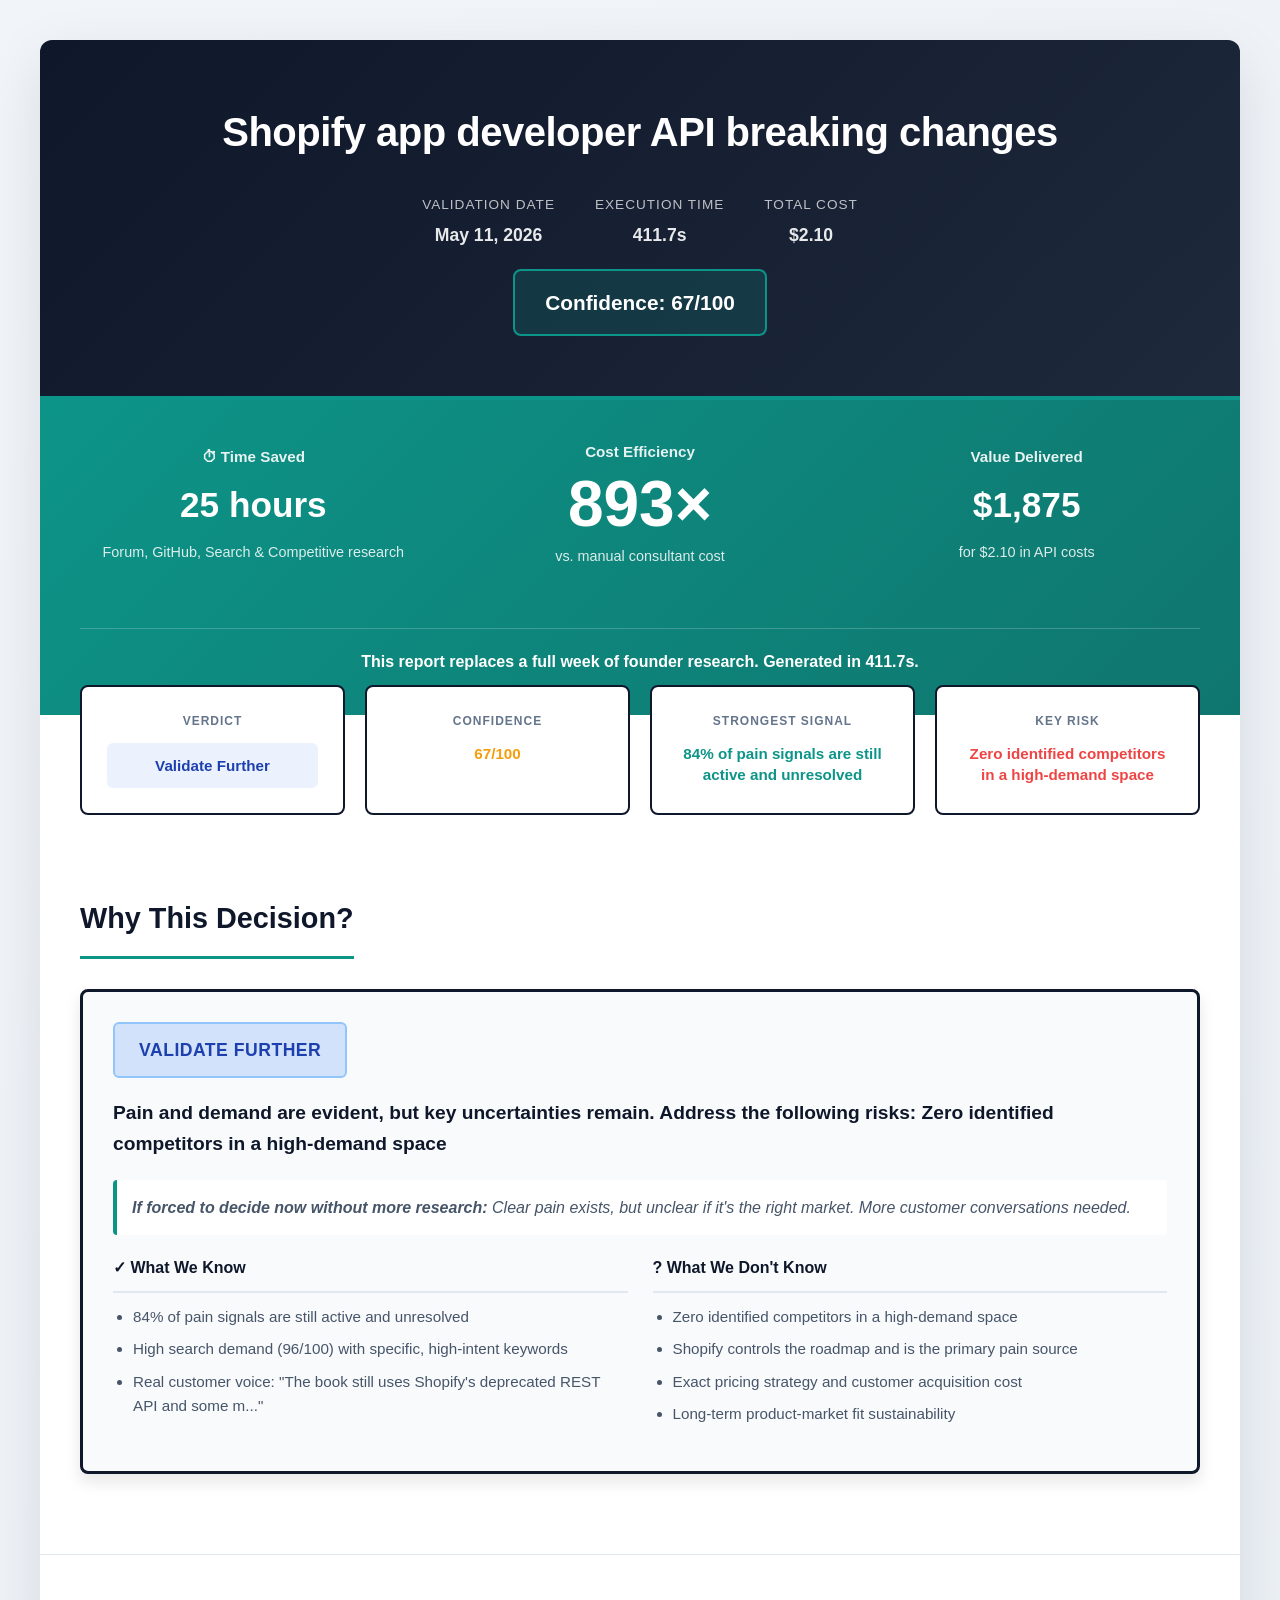
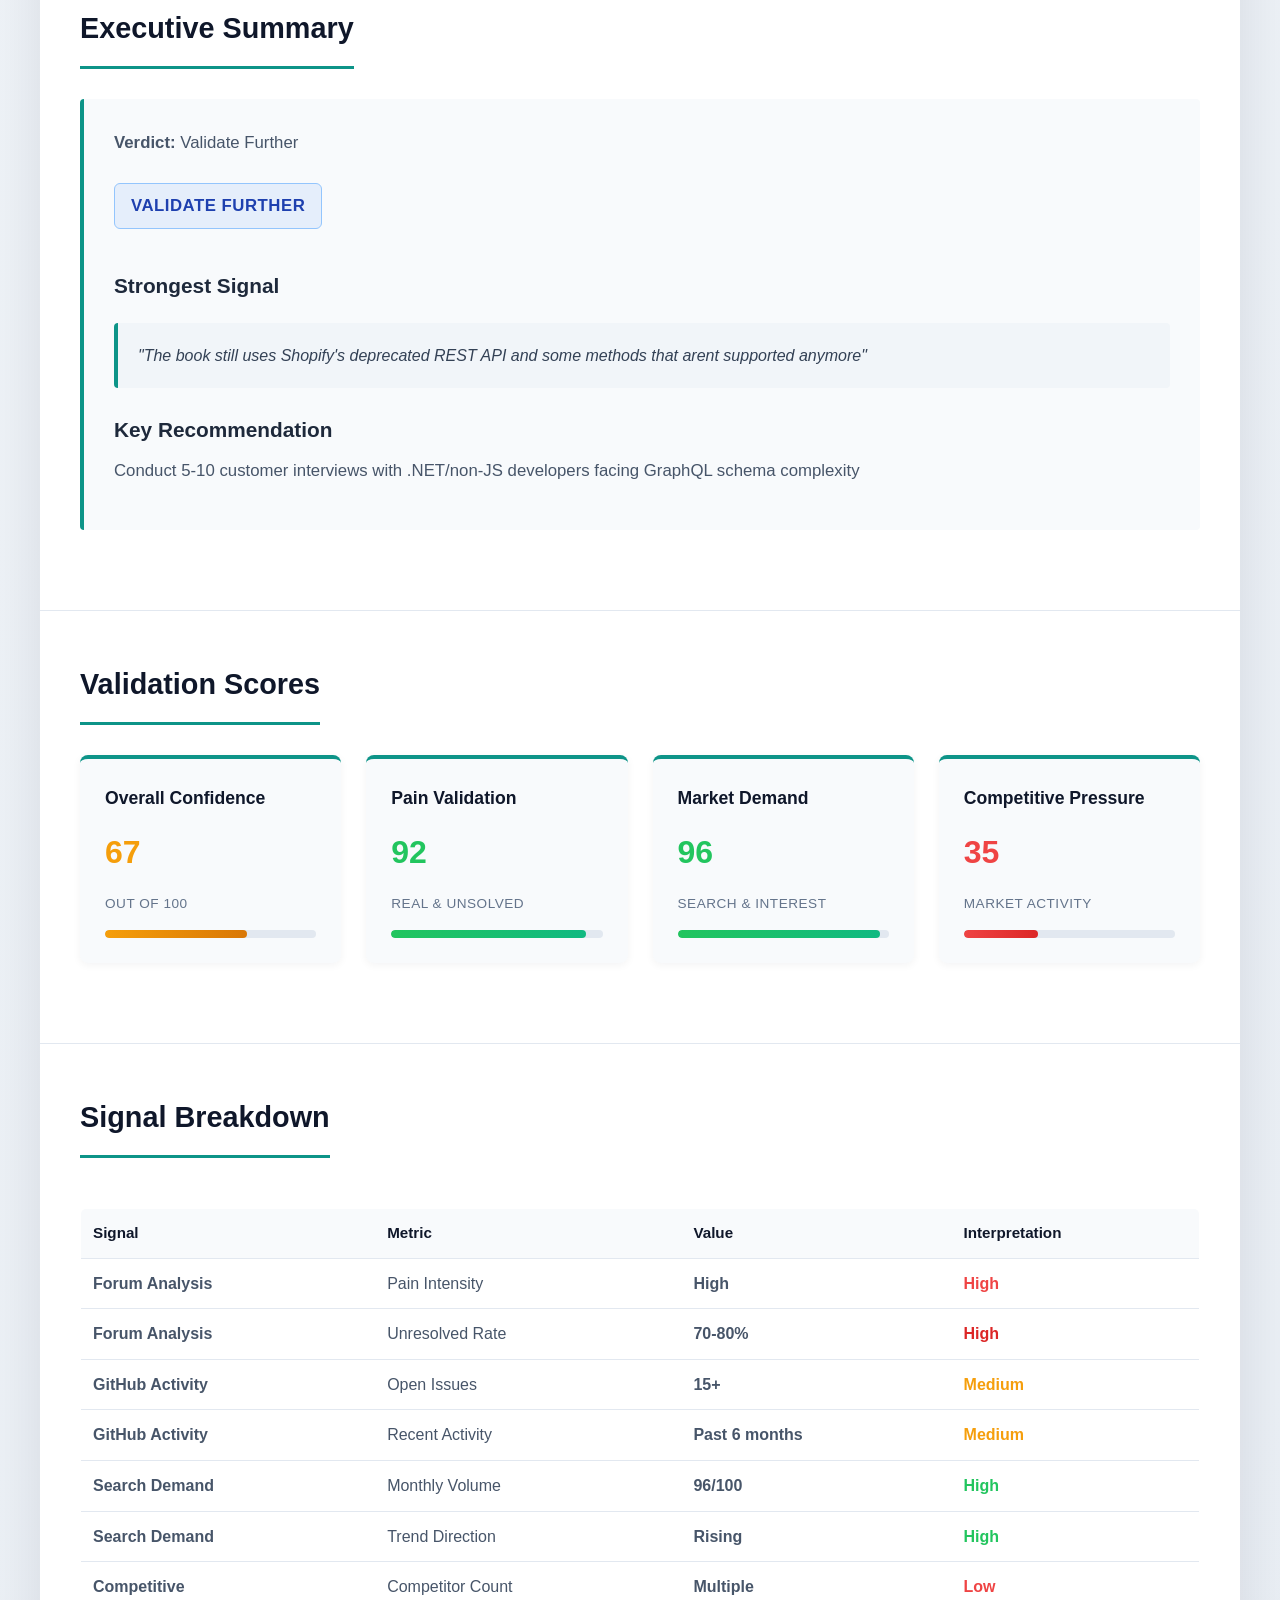
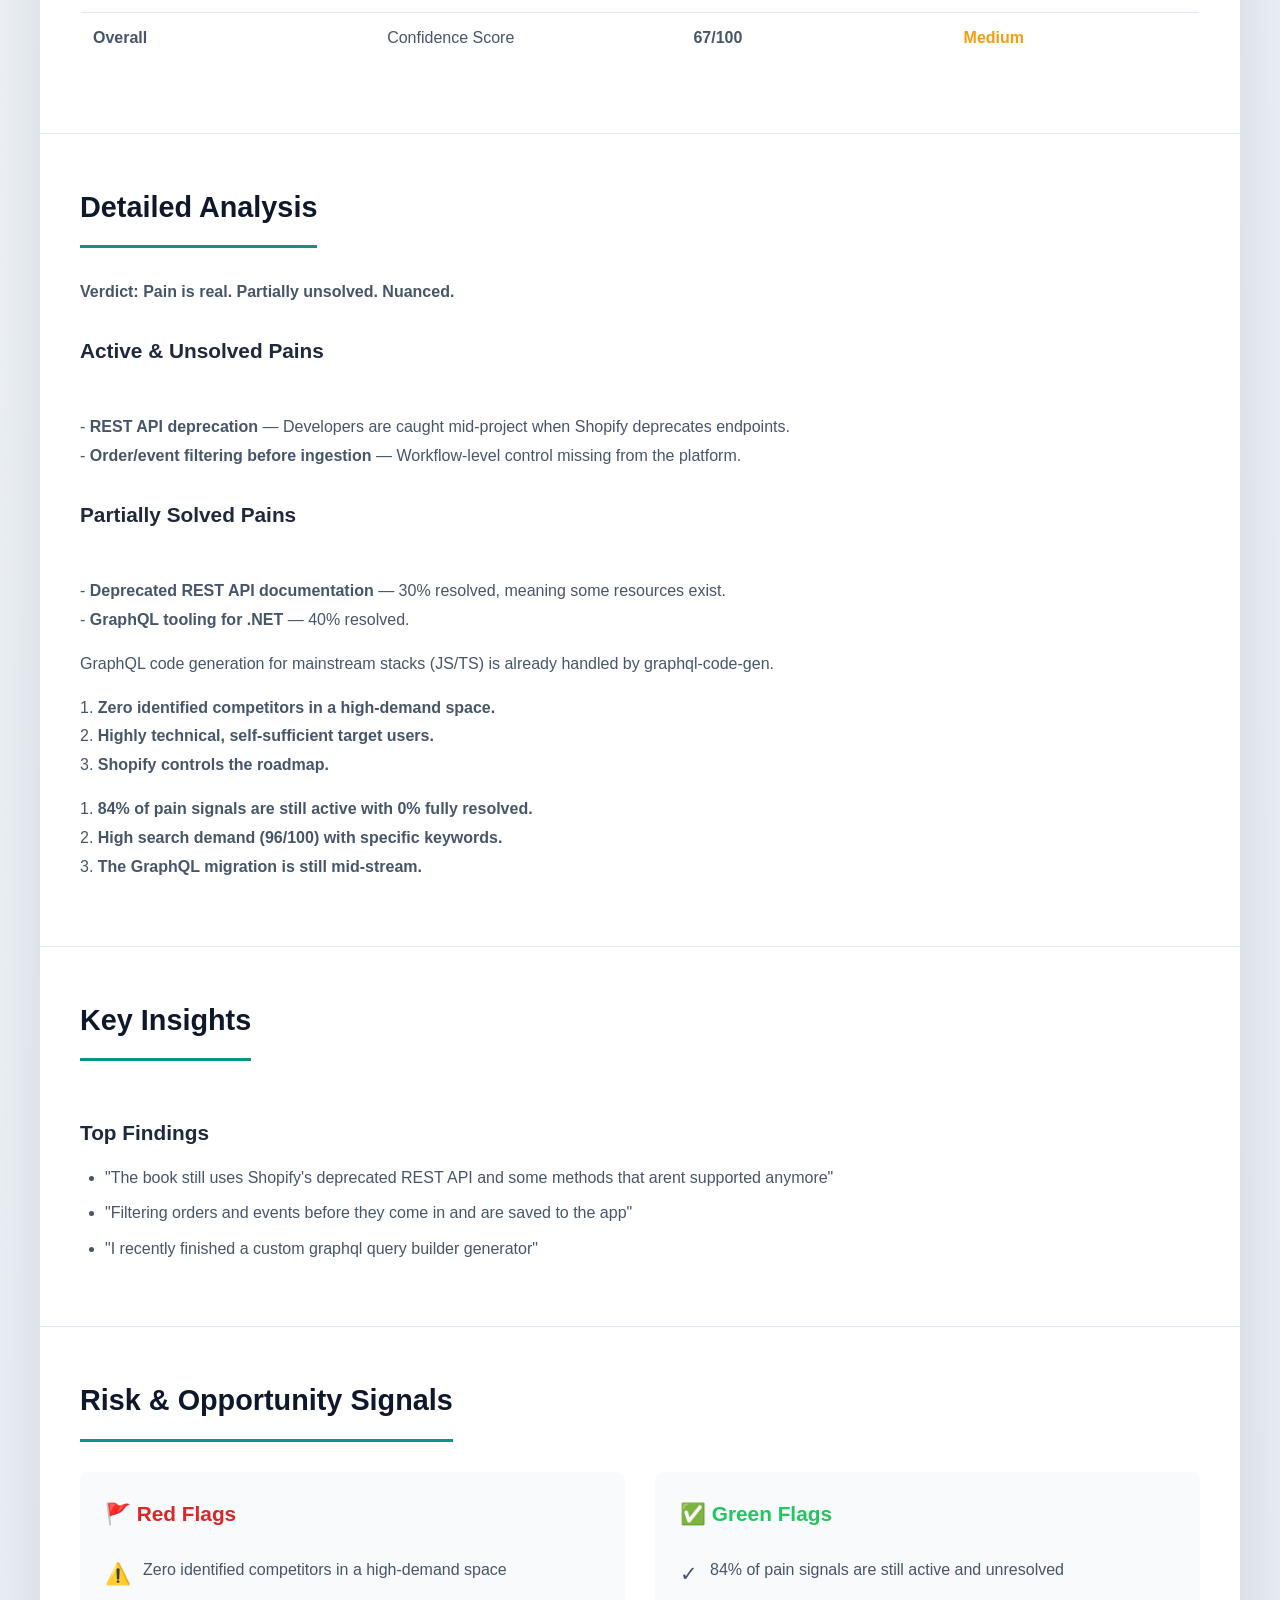
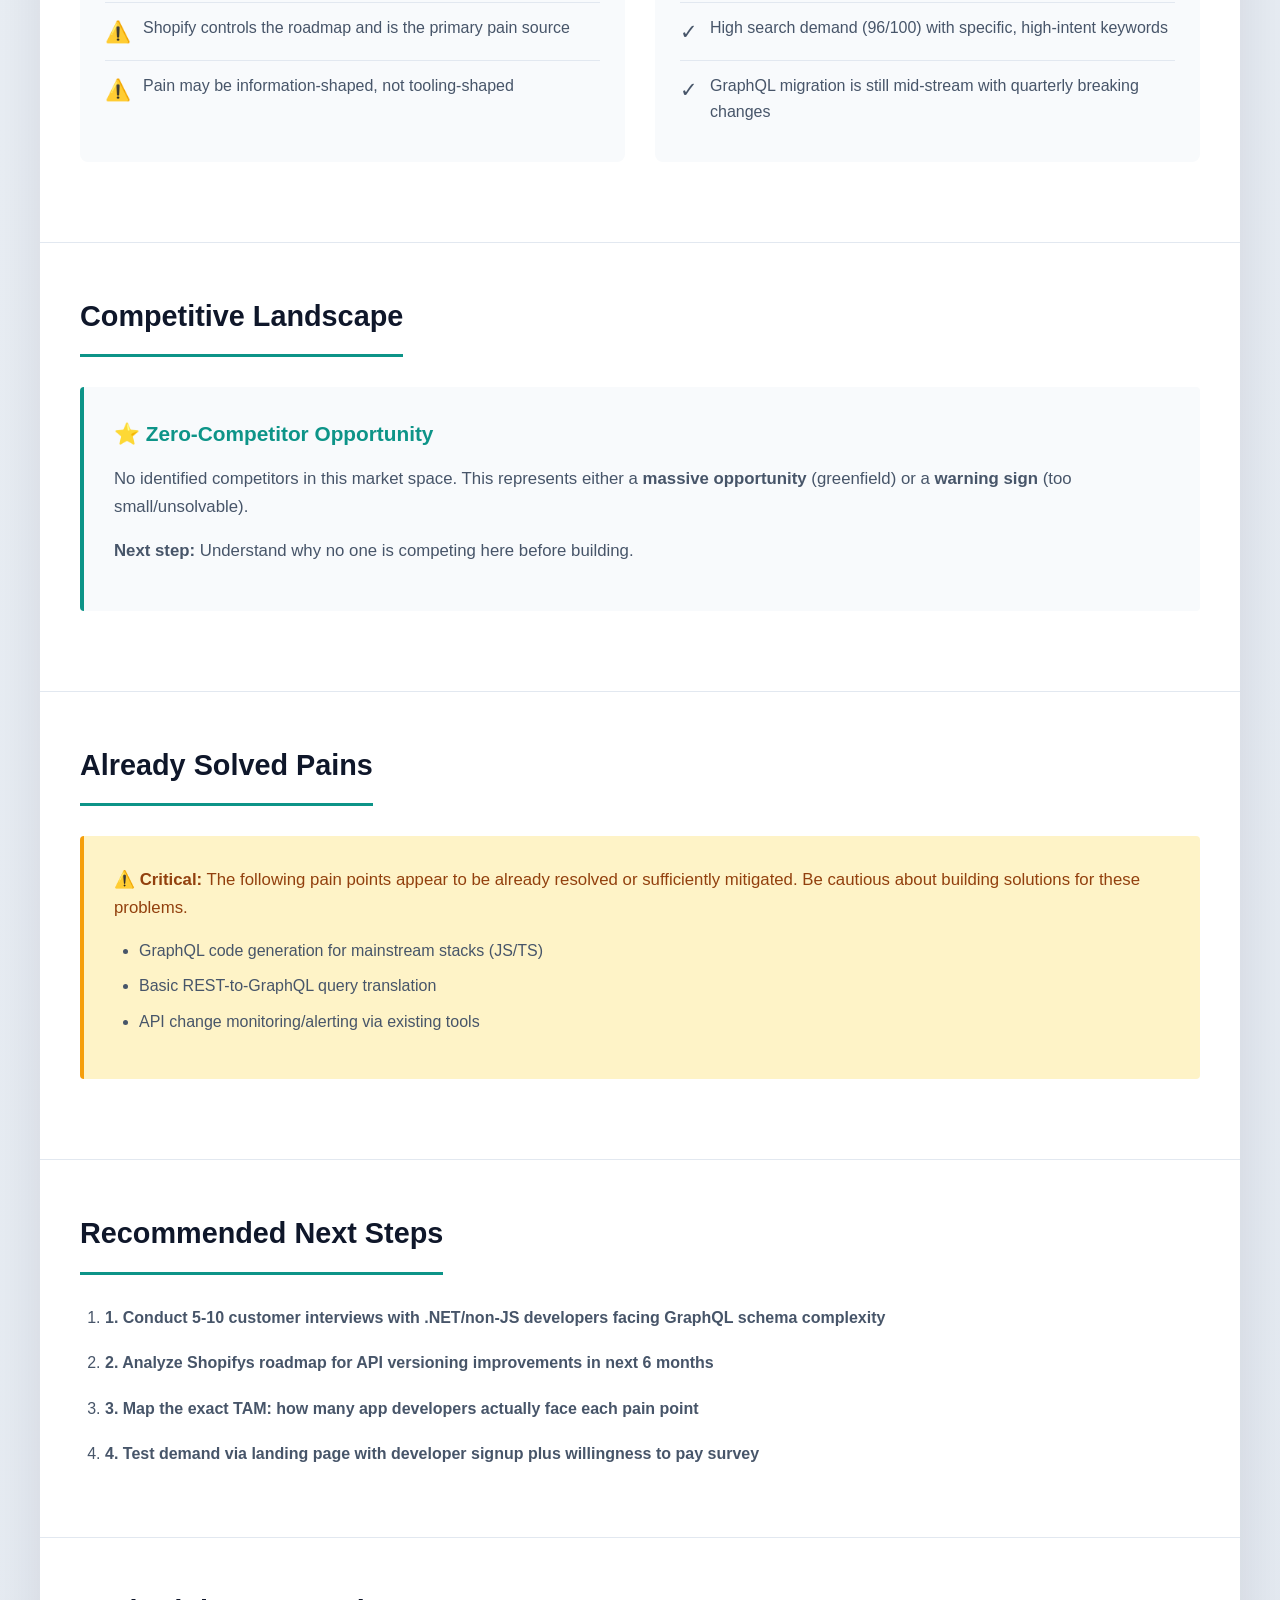
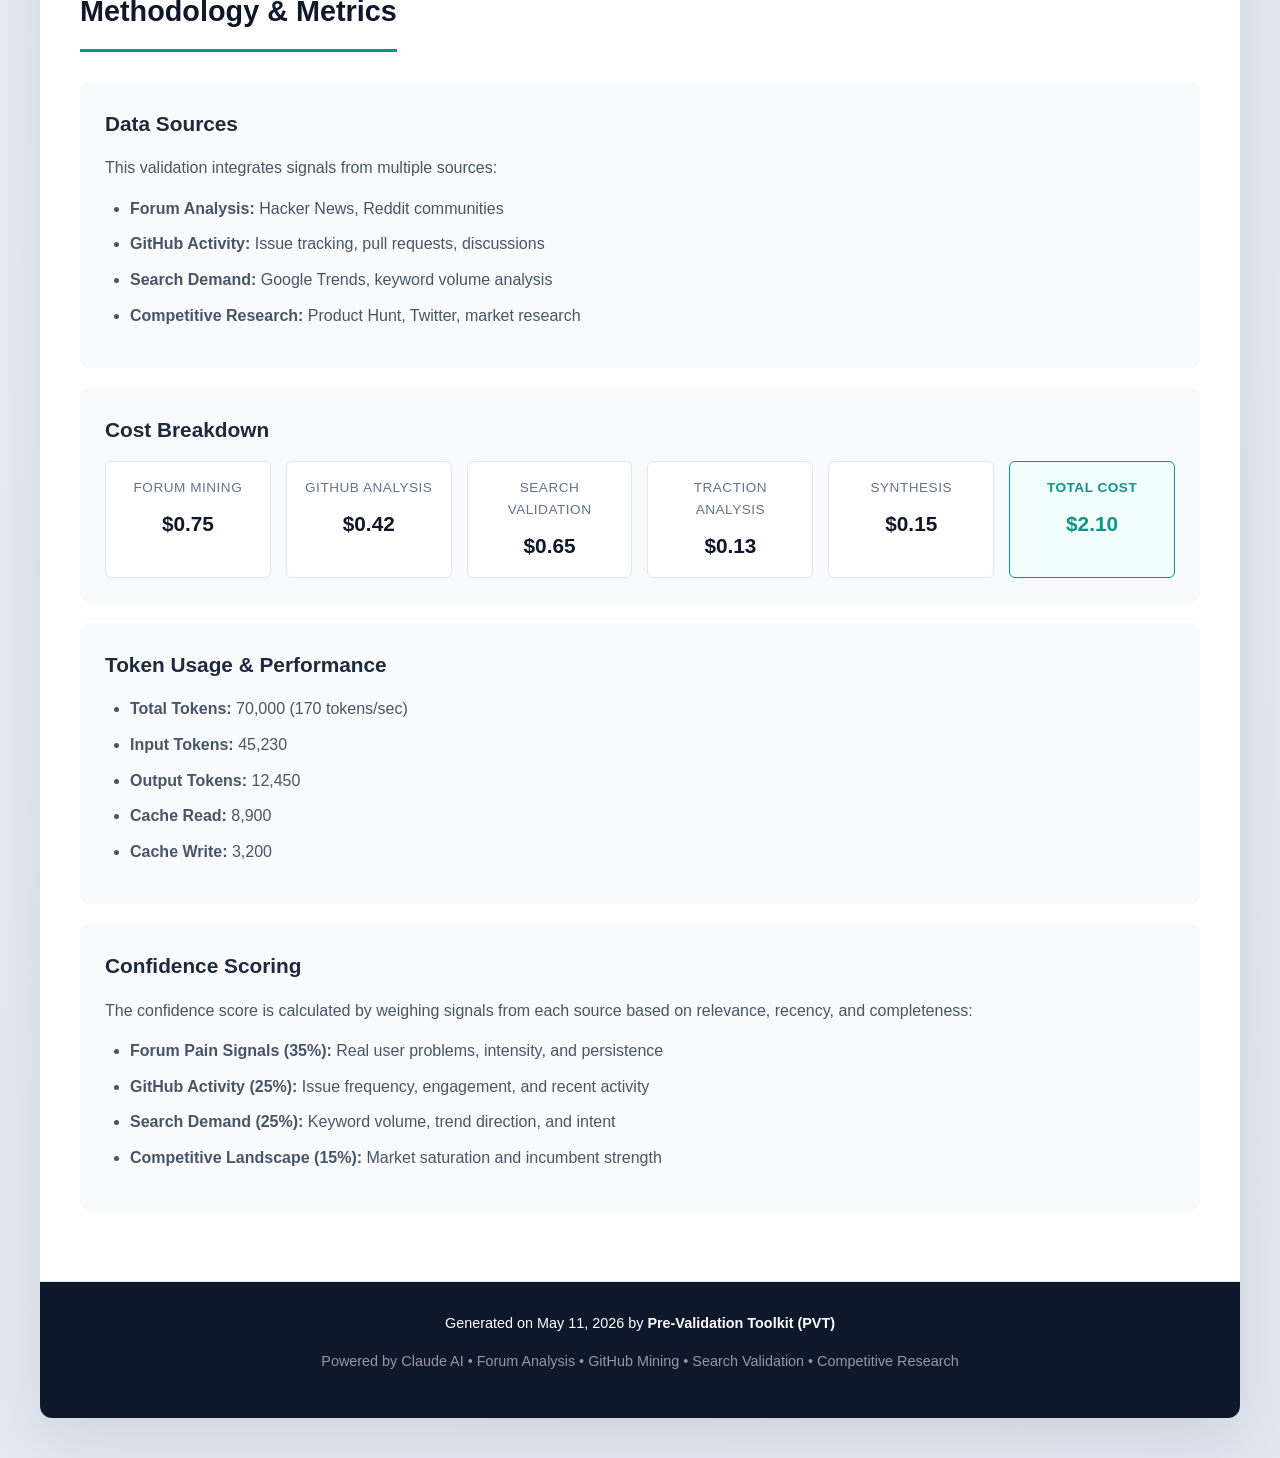
<file: assets/final-report-v5.html>
<!DOCTYPE html>
<html lang="en">
<head>
  <meta charset="UTF-8">
  <meta name="viewport" content="width=device-width, initial-scale=1.0">
  <title>Pre-Validation Report: Shopify app developer API breaking changes</title>
  <style>
    
    * {
      margin: 0;
      padding: 0;
      box-sizing: border-box;
    }

    body {
      font-family: -apple-system, BlinkMacSystemFont, 'Segoe UI', 'Roboto', 'Oxygen',
                   'Ubuntu', 'Cantarell', 'Fira Sans', 'Droid Sans', 'Helvetica Neue',
                   sans-serif;
      background: linear-gradient(135deg, #f1f5f9 0%, #e2e8f0 100%);
      color: #475569;
      line-height: 1.6;
      padding: 40px 20px;
    }

    .container {
      max-width: 1200px;
      margin: 0 auto;
      background: #ffffff;
      box-shadow: 0 20px 60px rgba(15, 23, 42, 0.1);
      border-radius: 12px;
      overflow: hidden;
    }

    /* HEADER */
    .header {
      background: linear-gradient(135deg, #0f172a 0%, #1e293b 100%);
      color: #ffffff;
      padding: 60px 40px;
      text-align: center;
      border-bottom: 4px solid #0d9488;
    }

    .header h1 {
      font-size: 2.5rem;
      font-weight: 700;
      margin-bottom: 20px;
      letter-spacing: -0.5px;
    }

    .header-meta {
      display: flex;
      justify-content: center;
      gap: 40px;
      margin-top: 30px;
      flex-wrap: wrap;
      font-size: 0.95rem;
      opacity: 0.9;
    }

    .meta-item {
      display: flex;
      flex-direction: column;
      align-items: center;
    }

    .meta-label {
      font-size: 0.85rem;
      opacity: 0.8;
      margin-bottom: 5px;
      text-transform: uppercase;
      letter-spacing: 1px;
    }

    .meta-value {
      font-size: 1.1rem;
      font-weight: 600;
    }

    .confidence-badge {
      display: inline-block;
      background: rgba(13, 148, 136, 0.2);
      border: 2px solid #0d9488;
      padding: 15px 30px;
      border-radius: 8px;
      margin-top: 20px;
      font-size: 1.3rem;
      font-weight: 700;
    }

    /* SECTIONS */
    section {
      padding: 50px 40px;
      border-bottom: 1px solid #e2e8f0;
    }

    section:last-child {
      border-bottom: none;
    }

    h2 {
      font-size: 1.8rem;
      font-weight: 700;
      color: #0f172a;
      margin-bottom: 30px;
      padding-bottom: 15px;
      border-bottom: 3px solid #0d9488;
      display: inline-block;
    }

    h3 {
      font-size: 1.3rem;
      font-weight: 600;
      color: #1e293b;
      margin-top: 25px;
      margin-bottom: 15px;
    }

    p {
      margin-bottom: 15px;
      color: #475569;
    }

    /* EXECUTIVE SUMMARY */
    .exec-summary {
      background: #f8fafc;
      padding: 30px;
      border-left: 4px solid #0d9488;
      border-radius: 4px;
      margin-bottom: 30px;
    }

    .exec-summary p {
      margin-bottom: 15px;
      font-size: 1.05rem;
      line-height: 1.7;
    }

    .recommendation-badge {
      display: inline-block;
      padding: 8px 16px;
      border-radius: 6px;
      font-weight: 600;
      margin-top: 10px;
      font-size: 0.9rem;
      text-transform: uppercase;
      letter-spacing: 0.5px;
    }

    .recommendation-build {
      background: rgba(34, 197, 94, 0.1);
      color: #166534;
      border: 1px solid #86efac;
    }

    .recommendation-validate {
      background: rgba(59, 130, 246, 0.1);
      color: #1e40af;
      border: 1px solid #93c5fd;
    }

    .recommendation-shelve {
      background: rgba(239, 68, 68, 0.1);
      color: #7f1d1d;
      border: 1px solid #fca5a5;
    }

    /* QUOTE BLOCK */
    .quote-block {
      background: #f1f5f9;
      border-left: 4px solid #0d9488;
      padding: 20px;
      margin: 20px 0;
      font-style: italic;
      color: #334155;
      border-radius: 4px;
    }

    /* DASHBOARD GRID */
    .dashboard-grid {
      display: grid;
      grid-template-columns: repeat(auto-fit, minmax(250px, 1fr));
      gap: 25px;
      margin-bottom: 30px;
    }

    .score-card {
      background: #f8fafc;
      padding: 25px;
      border-radius: 8px;
      border-top: 4px solid #0d9488;
      box-shadow: 0 2px 8px rgba(15, 23, 42, 0.05);
    }

    .score-card h3 {
      margin-top: 0;
      color: #0f172a;
      font-size: 1.1rem;
    }

    .score-value {
      font-size: 2rem;
      font-weight: 700;
      color: #0f172a;
      margin: 15px 0;
    }

    .score-label {
      font-size: 0.85rem;
      color: #64748b;
      text-transform: uppercase;
      letter-spacing: 0.5px;
    }

    /* PROGRESS BARS */
    .progress-bar {
      width: 100%;
      height: 8px;
      background: #e2e8f0;
      border-radius: 4px;
      overflow: hidden;
      margin-top: 15px;
    }

    .progress-fill {
      height: 100%;
      background: linear-gradient(90deg, #0d9488, #06b6d4);
      border-radius: 4px;
      transition: width 0.3s ease;
    }

    .progress-fill.high {
      background: linear-gradient(90deg, #22c55e, #10b981);
    }

    .progress-fill.medium {
      background: linear-gradient(90deg, #f59e0b, #d97706);
    }

    .progress-fill.low {
      background: linear-gradient(90deg, #ef4444, #dc2626);
    }

    /* GRID LAYOUTS */
    .two-column {
      display: grid;
      grid-template-columns: 1fr 1fr;
      gap: 30px;
      margin-bottom: 30px;
    }

    .two-column > div {
      background: #f8fafc;
      padding: 25px;
      border-radius: 8px;
    }

    .two-column h3 {
      margin-top: 0;
      color: #0f172a;
    }

    .flag-item {
      padding: 12px 0;
      border-bottom: 1px solid #e2e8f0;
      display: flex;
      gap: 12px;
      align-items: flex-start;
    }

    .flag-item:last-child {
      border-bottom: none;
    }

    .flag-icon {
      font-size: 1.3rem;
      flex-shrink: 0;
    }

    .flag-text {
      color: #475569;
      flex: 1;
    }

    /* METHODOLOGY */
    .methodology-section {
      background: #f8fafc;
      padding: 25px;
      border-radius: 8px;
      margin-bottom: 20px;
    }

    .methodology-section h3 {
      margin-top: 0;
    }

    .cost-breakdown {
      display: grid;
      grid-template-columns: repeat(auto-fit, minmax(150px, 1fr));
      gap: 15px;
      margin-top: 15px;
    }

    .cost-item {
      background: #ffffff;
      padding: 15px;
      border-radius: 6px;
      text-align: center;
      border: 1px solid #e2e8f0;
    }

    .cost-item-label {
      font-size: 0.85rem;
      color: #64748b;
      text-transform: uppercase;
      letter-spacing: 0.5px;
      margin-bottom: 8px;
    }

    .cost-item-value {
      font-size: 1.3rem;
      font-weight: 700;
      color: #0f172a;
    }

    /* LISTS */
    ul, ol {
      margin-left: 25px;
      margin-bottom: 15px;
    }

    li {
      margin-bottom: 10px;
      color: #475569;
    }

    /* FOOTER */
    .footer {
      background: #0f172a;
      color: #ffffff;
      padding: 30px 40px;
      text-align: center;
      font-size: 0.9rem;
    }

    .footer p {
      color: #ffffff;
    }

    .footer p:last-child {
      color: rgba(255, 255, 255, 0.7);
    }

    .footer a {
      color: #0d9488;
      text-decoration: none;
    }

    .footer a:hover {
      text-decoration: underline;
    }

    /* TABLES */
    table {
      width: 100%;
      border-collapse: collapse;
      margin: 20px 0;
      background: #ffffff;
      border: 1px solid #e2e8f0;
      border-radius: 6px;
      overflow: hidden;
    }

    thead {
      background: #f8fafc;
    }

    th, td {
      padding: 12px;
      text-align: left;
      border-bottom: 1px solid #e2e8f0;
      color: #475569;
    }

    thead th {
      font-weight: 600;
      color: #0f172a;
      font-size: 0.95rem;
    }

    tbody tr:hover {
      background: #f8fafc;
    }

    tbody tr:last-child td {
      border-bottom: none;
    }

    /* VALUE PROPOSITION BOX */
    .value-prop {
      background: linear-gradient(135deg, rgba(13, 148, 136, 0.1), rgba(6, 182, 212, 0.1));
      border: 2px solid #0d9488;
      border-radius: 8px;
      padding: 30px;
      margin-bottom: 30px;
    }

    .value-prop-title {
      font-size: 1.1rem;
      font-weight: 700;
      color: #0d9488;
      margin-bottom: 20px;
    }

    .value-prop-row {
      display: grid;
      grid-template-columns: 1fr 1fr;
      gap: 20px;
      margin-bottom: 15px;
    }

    .value-prop-item {
      padding: 12px 0;
    }

    .value-prop-label {
      font-size: 0.85rem;
      color: #64748b;
      text-transform: uppercase;
      letter-spacing: 0.5px;
      margin-bottom: 4px;
    }

    .value-prop-value {
      font-size: 1.4rem;
      font-weight: 700;
      color: #0d9488;
    }

    .roi-callout {
      background: rgba(13, 148, 136, 0.2);
      border-left: 4px solid #0d9488;
      padding: 15px;
      margin-top: 15px;
      border-radius: 4px;
      font-weight: 600;
      color: #0d9488;
    }

    /* DECISION SECTION */
    .decision-card {
      background: #f8fafc;
      border: 3px solid #0f172a;
      border-radius: 8px;
      padding: 30px;
      margin-bottom: 30px;
      box-shadow: 0 8px 16px rgba(15, 23, 42, 0.1);
    }

    .decision-badge {
      display: inline-block;
      padding: 12px 24px;
      border-radius: 6px;
      font-weight: 700;
      font-size: 1.1rem;
      margin-bottom: 20px;
      text-transform: uppercase;
      letter-spacing: 0.5px;
    }

    .decision-build {
      background: rgba(34, 197, 94, 0.2);
      color: #166534;
      border: 2px solid #86efac;
    }

    .decision-validate {
      background: rgba(59, 130, 246, 0.2);
      color: #1e40af;
      border: 2px solid #93c5fd;
    }

    .decision-shelve {
      background: rgba(239, 68, 68, 0.2);
      color: #7f1d1d;
      border: 2px solid #fca5a5;
    }

    .decision-reason {
      font-size: 1.2rem;
      font-weight: 700;
      color: #0f172a;
      margin-bottom: 20px;
      line-height: 1.6;
    }

    .decision-lean {
      background: #ffffff;
      border-left: 4px solid #0d9488;
      padding: 15px;
      margin: 15px 0;
      border-radius: 4px;
      font-style: italic;
      color: #475569;
    }

    .decision-columns {
      display: grid;
      grid-template-columns: 1fr 1fr;
      gap: 25px;
      margin-top: 20px;
    }

    .decision-column h4 {
      font-size: 1rem;
      font-weight: 600;
      color: #0f172a;
      margin-bottom: 12px;
      padding-bottom: 10px;
      border-bottom: 2px solid #e2e8f0;
    }

    .decision-column ul {
      margin-left: 20px;
    }

    .decision-column li {
      margin-bottom: 8px;
      font-size: 0.95rem;
    }

    /* SIGNAL BREAKDOWN */
    .signal-metrics {
      margin-top: 20px;
    }

    /* ROI BANNER */
    .roi-banner {
      background: linear-gradient(135deg, #0d9488 0%, #0f766e 100%);
      color: #ffffff;
      padding: 40px;
      margin: 0;
      text-align: center;
    }

    .roi-container {
      max-width: 1200px;
      margin: 0 auto;
      display: grid;
      grid-template-columns: 1fr 1fr 1fr;
      gap: 40px;
      align-items: center;
    }

    .roi-column {
      text-align: center;
    }

    .roi-label {
      font-size: 0.95rem;
      font-weight: 600;
      opacity: 0.9;
      margin-bottom: 8px;
    }

    .roi-value {
      font-size: 2.2rem;
      font-weight: 700;
      color: #ffffff;
      margin-bottom: 8px;
    }

    .roi-center .roi-value {
      font-size: 4rem;
      line-height: 1;
      margin: 0 0 10px 0;
    }

    .roi-subtext {
      font-size: 0.9rem;
      opacity: 0.85;
      line-height: 1.5;
    }

    .roi-tagline {
      grid-column: 1 / -1;
      margin-top: 20px;
      font-size: 1rem;
      font-weight: 600;
      padding-top: 20px;
      border-top: 1px solid rgba(255, 255, 255, 0.2);
    }

    /* AT A GLANCE BOX */
    .at-a-glance {
      display: grid;
      grid-template-columns: repeat(4, 1fr);
      gap: 20px;
      margin: 0 40px 0 40px;
      transform: translateY(-30px);
      position: relative;
      z-index: 10;
    }

    .at-a-glance-cell {
      background: #ffffff;
      border: 2px solid #0f172a;
      border-radius: 8px;
      padding: 25px;
      text-align: center;
    }

    .at-a-glance-label {
      font-size: 0.75rem;
      font-weight: 700;
      text-transform: uppercase;
      letter-spacing: 1px;
      color: #64748b;
      margin-bottom: 12px;
    }

    .at-a-glance-value {
      font-size: 0.95rem;
      font-weight: 700;
      color: #0f172a;
      line-height: 1.4;
      max-height: none;
    }

    .at-a-glance-value.verdict {
      font-size: 0.95rem;
      padding: 12px;
      border-radius: 6px;
    }

    .at-a-glance-value.verdict.proceed {
      background: rgba(34, 197, 94, 0.1);
      color: #166534;
    }

    .at-a-glance-value.verdict.research_more {
      background: rgba(59, 130, 246, 0.1);
      color: #1e40af;
    }

    .at-a-glance-value.verdict.risky {
      background: rgba(239, 68, 68, 0.1);
      color: #7f1d1d;
    }

    @media (max-width: 768px) {
      .roi-container {
        grid-template-columns: 1fr;
        gap: 20px;
      }

      .at-a-glance {
        grid-template-columns: repeat(2, 1fr);
        margin: 0 20px 0 20px;
      }
    }

    /* RESPONSIVE */
    @media (max-width: 768px) {
      .header {
        padding: 40px 20px;
      }

      .header h1 {
        font-size: 1.8rem;
      }

      .header-meta {
        gap: 20px;
        flex-direction: column;
      }

      section {
        padding: 30px 20px;
      }

      .two-column {
        grid-template-columns: 1fr;
      }

      .dashboard-grid {
        grid-template-columns: 1fr;
      }
    }

    /* SVG STYLES */
    .chart-container {
      margin: 20px 0;
      display: flex;
      justify-content: center;
    }

    text {
      font-family: inherit;
      font-size: 12px;
    }
  
  </style>
</head>
<body>
  <div class="container">
    
    <div class="header">
      <h1>Shopify app developer API breaking changes</h1>
      <div class="header-meta">
        <div class="meta-item">
          <div class="meta-label">Validation Date</div>
          <div class="meta-value">May 11, 2026</div>
        </div>
        <div class="meta-item">
          <div class="meta-label">Execution Time</div>
          <div class="meta-value">411.7s</div>
        </div>
        <div class="meta-item">
          <div class="meta-label">Total Cost</div>
          <div class="meta-value">$2.10</div>
        </div>
      </div>
      <div class="confidence-badge">
        Confidence: 67/100
      </div>
    </div>
  
    
    <div class="roi-banner">
      <div class="roi-container">
        <div class="roi-column">
          <div class="roi-label">⏱ Time Saved</div>
          <div class="roi-value">25 hours</div>
          <div class="roi-subtext">Forum, GitHub, Search & Competitive research</div>
        </div>

        <div class="roi-column roi-center">
          <div class="roi-label">Cost Efficiency</div>
          <div class="roi-value">893×</div>
          <div class="roi-subtext">vs. manual consultant cost</div>
        </div>

        <div class="roi-column">
          <div class="roi-label">Value Delivered</div>
          <div class="roi-value">$1,875</div>
          <div class="roi-subtext">for $2.10 in API costs</div>
        </div>

        <div class="roi-tagline">
          This report replaces a full week of founder research. Generated in 411.7s.
        </div>
      </div>
    </div>
  
    
    <div class="at-a-glance">
      <div class="at-a-glance-cell">
        <div class="at-a-glance-label">Verdict</div>
        <div class="at-a-glance-value verdict research_more">
          Validate Further
        </div>
      </div>

      <div class="at-a-glance-cell">
        <div class="at-a-glance-label">Confidence</div>
        <div class="at-a-glance-value" style="color: #f59e0b">
          67/100
        </div>
      </div>

      <div class="at-a-glance-cell">
        <div class="at-a-glance-label">Strongest Signal</div>
        <div class="at-a-glance-value" style="color: #0d9488;">
          84% of pain signals are still active and unresolved
        </div>
      </div>

      <div class="at-a-glance-cell">
        <div class="at-a-glance-label">Key Risk</div>
        <div class="at-a-glance-value" style="color: #ef4444;">
          Zero identified competitors in a high-demand space
        </div>
      </div>
    </div>
  
    
    <section id="why-decision">
      <h2>Why This Decision?</h2>
      <div class="decision-card">
        <div class="decision-badge decision-validate">
          VALIDATE FURTHER
        </div>

        <div class="decision-reason">
          Pain and demand are evident, but key uncertainties remain.
             Address the following risks: Zero identified competitors in a high-demand space
        </div>

        <div class="decision-lean">
          <strong>If forced to decide now without more research:</strong>
           Clear pain exists, but unclear if it's the right market. More customer conversations needed.
        </div>

        <div class="decision-columns">
          <div class="decision-column">
            <h4>✓ What We Know</h4>
            <ul>
              <li>84% of pain signals are still active and unresolved</li><li>High search demand (96/100) with specific, high-intent keywords</li><li>Real customer voice: &quot;The book still uses Shopify&#039;s deprecated REST API and some m...&quot;</li>
            </ul>
          </div>

          <div class="decision-column">
            <h4>? What We Don't Know</h4>
            <ul>
              <li>Zero identified competitors in a high-demand space</li><li>Shopify controls the roadmap and is the primary pain source</li><li>Exact pricing strategy and customer acquisition cost</li><li>Long-term product-market fit sustainability</li>
            </ul>
          </div>
        </div>
      </div>
    </section>
  
    
    <section id="executive-summary">
      <h2>Executive Summary</h2>
      <div class="exec-summary">
        <p>
          <strong>Verdict:</strong> Validate Further
        </p>
        <p class="recommendation-badge recommendation-validate">
          Validate Further
        </p>
        <h3 style="margin-top: 25px; border: none; margin-bottom: 10px;">Strongest Signal</h3>
        <div class="quote-block">
          "The book still uses Shopify&#039;s deprecated REST API and some methods that arent supported anymore"
        </div>
        <h3 style="border: none; margin-bottom: 10px;">Key Recommendation</h3>
        <p>Conduct 5-10 customer interviews with .NET/non-JS developers facing GraphQL schema complexity</p>
      </div>
    </section>
  
    
    <section id="validation-scores">
      <h2>Validation Scores</h2>
      <div class="dashboard-grid">
        <div class="score-card">
          <h3>Overall Confidence</h3>
          <div class="score-value" style="color: #f59e0b">
            67
          </div>
          <div class="score-label">Out of 100</div>
          <div class="progress-bar">
            <div class="progress-fill medium" style="width: 67%"></div>
          </div>
        </div>

        <div class="score-card">
          <h3>Pain Validation</h3>
          <div class="score-value" style="color: #22c55e">
            92
          </div>
          <div class="score-label">Real & Unsolved</div>
          <div class="progress-bar">
            <div class="progress-fill high" style="width: 92%"></div>
          </div>
        </div>

        <div class="score-card">
          <h3>Market Demand</h3>
          <div class="score-value" style="color: #22c55e">
            96
          </div>
          <div class="score-label">Search & Interest</div>
          <div class="progress-bar">
            <div class="progress-fill high" style="width: 96%"></div>
          </div>
        </div>

        <div class="score-card">
          <h3>Competitive Pressure</h3>
          <div class="score-value" style="color: #ef4444">
            35
          </div>
          <div class="score-label">Market Activity</div>
          <div class="progress-bar">
            <div class="progress-fill low" style="width: 35%"></div>
          </div>
        </div>
      </div>
    </section>
  
    
    <section id="signal-breakdown">
      <h2>Signal Breakdown</h2>
      <div class="signal-metrics">
        <table>
          <thead>
            <tr>
              <th>Signal</th>
              <th>Metric</th>
              <th>Value</th>
              <th>Interpretation</th>
            </tr>
          </thead>
          <tbody>
            
              <tr>
                <td><strong>Forum Analysis</strong></td>
                <td>Pain Intensity</td>
                <td><strong>High</strong></td>
                <td><span style="color: #ef4444; font-weight: 600;">High</span></td>
              </tr>
            
              <tr>
                <td><strong>Forum Analysis</strong></td>
                <td>Unresolved Rate</td>
                <td><strong>70-80%</strong></td>
                <td><span style="color: #dc2626; font-weight: 600;">High</span></td>
              </tr>
            
              <tr>
                <td><strong>GitHub Activity</strong></td>
                <td>Open Issues</td>
                <td><strong>15+</strong></td>
                <td><span style="color: #f59e0b; font-weight: 600;">Medium</span></td>
              </tr>
            
              <tr>
                <td><strong>GitHub Activity</strong></td>
                <td>Recent Activity</td>
                <td><strong>Past 6 months</strong></td>
                <td><span style="color: #f59e0b; font-weight: 600;">Medium</span></td>
              </tr>
            
              <tr>
                <td><strong>Search Demand</strong></td>
                <td>Monthly Volume</td>
                <td><strong>96/100</strong></td>
                <td><span style="color: #22c55e; font-weight: 600;">High</span></td>
              </tr>
            
              <tr>
                <td><strong>Search Demand</strong></td>
                <td>Trend Direction</td>
                <td><strong>Rising</strong></td>
                <td><span style="color: #22c55e; font-weight: 600;">High</span></td>
              </tr>
            
              <tr>
                <td><strong>Competitive</strong></td>
                <td>Competitor Count</td>
                <td><strong>Multiple</strong></td>
                <td><span style="color: #ef4444; font-weight: 600;">Low</span></td>
              </tr>
            
              <tr>
                <td><strong>Overall</strong></td>
                <td>Confidence Score</td>
                <td><strong>67/100</strong></td>
                <td><span style="color: #f59e0b; font-weight: 600;">Medium</span></td>
              </tr>
            
          </tbody>
        </table>
      </div>
    </section>
  
    
    <section id="detailed-findings">
      <h2>Detailed Analysis</h2>
      <div style="color: #475569; line-height: 1.8;">
        <p><strong>Verdict: Pain is real. Partially unsolved. Nuanced.</strong></p><p><h3>Active & Unsolved Pains</h3><br>- <strong>REST API deprecation</strong> — Developers are caught mid-project when Shopify deprecates endpoints.<br>- <strong>Order/event filtering before ingestion</strong> — Workflow-level control missing from the platform.</p><p><h3>Partially Solved Pains</h3><br>- <strong>Deprecated REST API documentation</strong> — 30% resolved, meaning some resources exist.<br>- <strong>GraphQL tooling for .NET</strong> — 40% resolved.</p><p>GraphQL code generation for mainstream stacks (JS/TS) is already handled by graphql-code-gen.</p><p>1. <strong>Zero identified competitors in a high-demand space.</strong><br>2. <strong>Highly technical, self-sufficient target users.</strong><br>3. <strong>Shopify controls the roadmap.</strong></p><p>1. <strong>84% of pain signals are still active with 0% fully resolved.</strong><br>2. <strong>High search demand (96/100) with specific keywords.</strong><br>3. <strong>The GraphQL migration is still mid-stream.</strong></p>
      </div>
    </section>
  
    
    <section id="signal-analysis">
      <h2>Key Insights</h2>

      <div>
        <h3>Top Findings</h3>
        
          <ul>
            <li>"The book still uses Shopify&#039;s deprecated REST API and some methods that arent supported anymore"</li><li>"Filtering orders and events before they come in and are saved to the app"</li><li>"I recently finished a custom graphql query builder generator"</li>
          </ul>
        
      </div>
    </section>
  
    
    <section id="flags">
      <h2>Risk & Opportunity Signals</h2>
      <div class="two-column">
        <div>
          <h3 style="margin-top: 0; color: #dc2626;">🚩 Red Flags</h3>
          <div>
            
              <div class="flag-item">
                <span class="flag-icon">⚠️</span>
                <span class="flag-text">Zero identified competitors in a high-demand space</span>
              </div>
            
              <div class="flag-item">
                <span class="flag-icon">⚠️</span>
                <span class="flag-text">Shopify controls the roadmap and is the primary pain source</span>
              </div>
            
              <div class="flag-item">
                <span class="flag-icon">⚠️</span>
                <span class="flag-text">Pain may be information-shaped, not tooling-shaped</span>
              </div>
            
          </div>
        </div>

        <div>
          <h3 style="margin-top: 0; color: #22c55e;">✅ Green Flags</h3>
          <div>
            
              <div class="flag-item">
                <span class="flag-icon">✓</span>
                <span class="flag-text">84% of pain signals are still active and unresolved</span>
              </div>
            
              <div class="flag-item">
                <span class="flag-icon">✓</span>
                <span class="flag-text">High search demand (96/100) with specific, high-intent keywords</span>
              </div>
            
              <div class="flag-item">
                <span class="flag-icon">✓</span>
                <span class="flag-text">GraphQL migration is still mid-stream with quarterly breaking changes</span>
              </div>
            
          </div>
        </div>
      </div>
    </section>
  
    
    <section id="competitive-landscape">
      <h2>Competitive Landscape</h2>
      <div class="exec-summary">
        
          <h3 style="margin-top: 0; border: none; color: #0d9488;">⭐ Zero-Competitor Opportunity</h3>
          <p>No identified competitors in this market space. This represents either a <strong>massive opportunity</strong> (greenfield) or a <strong>warning sign</strong> (too small/unsolvable).</p>
          <p><strong>Next step:</strong> Understand why no one is competing here before building.</p>
        
      </div>
    </section>
  
    
    <section id="whats-solved">
      <h2>Already Solved Pains</h2>
      <div class="exec-summary" style="background: #fef3c7; border-left-color: #f59e0b;">
        <p style="color: #92400e; margin-bottom: 15px;">
          <strong>⚠️ Critical:</strong> The following pain points appear to be already resolved or sufficiently mitigated. Be cautious about building solutions for these problems.
        </p>
        <ul style="color: #92400e;">
          <li>GraphQL code generation for mainstream stacks (JS/TS)</li><li>Basic REST-to-GraphQL query translation</li><li>API change monitoring/alerting via existing tools</li>
        </ul>
      </div>
    </section>
  
    
    <section id="next-steps">
      <h2>Recommended Next Steps</h2>
      <ol>
        
          <li style="margin-bottom: 20px;">
            <strong>1. Conduct 5-10 customer interviews with .NET/non-JS developers facing GraphQL schema complexity</strong>
          </li>
        
          <li style="margin-bottom: 20px;">
            <strong>2. Analyze Shopifys roadmap for API versioning improvements in next 6 months</strong>
          </li>
        
          <li style="margin-bottom: 20px;">
            <strong>3. Map the exact TAM: how many app developers actually face each pain point</strong>
          </li>
        
          <li style="margin-bottom: 20px;">
            <strong>4. Test demand via landing page with developer signup plus willingness to pay survey</strong>
          </li>
        
      </ol>
    </section>
  
    
    <section id="methodology">
      <h2>Methodology & Metrics</h2>

      <div class="methodology-section">
        <h3 style="margin-top: 0;">Data Sources</h3>
        <p>
          This validation integrates signals from multiple sources:
        </p>
        <ul>
          <li><strong>Forum Analysis:</strong> Hacker News, Reddit communities</li>
          <li><strong>GitHub Activity:</strong> Issue tracking, pull requests, discussions</li>
          <li><strong>Search Demand:</strong> Google Trends, keyword volume analysis</li>
          <li><strong>Competitive Research:</strong> Product Hunt, Twitter, market research</li>
        </ul>
      </div>

      <div class="methodology-section">
        <h3 style="margin-top: 0;">Cost Breakdown</h3>
        <div class="cost-breakdown">
          <div class="cost-item">
            <div class="cost-item-label">Forum Mining</div>
            <div class="cost-item-value">$0.75</div>
          </div>
          <div class="cost-item">
            <div class="cost-item-label">GitHub Analysis</div>
            <div class="cost-item-value">$0.42</div>
          </div>
          <div class="cost-item">
            <div class="cost-item-label">Search Validation</div>
            <div class="cost-item-value">$0.65</div>
          </div>
          <div class="cost-item">
            <div class="cost-item-label">Traction Analysis</div>
            <div class="cost-item-value">$0.13</div>
          </div>
          <div class="cost-item">
            <div class="cost-item-label">Synthesis</div>
            <div class="cost-item-value">$0.15</div>
          </div>
          <div class="cost-item" style="border-color: #0d9488; background: #f0fdfa;">
            <div class="cost-item-label" style="color: #0d9488; font-weight: 600;">Total Cost</div>
            <div class="cost-item-value" style="color: #0d9488;">$2.10</div>
          </div>
        </div>
      </div>

      <div class="methodology-section">
        <h3 style="margin-top: 0;">Token Usage & Performance</h3>
        <ul>
          <li><strong>Total Tokens:</strong> 70,000 (170 tokens/sec)</li>
          <li><strong>Input Tokens:</strong> 45,230</li>
          <li><strong>Output Tokens:</strong> 12,450</li>
          <li><strong>Cache Read:</strong> 8,900</li>
          <li><strong>Cache Write:</strong> 3,200</li>
        </ul>
      </div>

      <div class="methodology-section">
        <h3 style="margin-top: 0;">Confidence Scoring</h3>
        <p>
          The confidence score is calculated by weighing signals from each source based on relevance, recency, and completeness:
        </p>
        <ul>
          <li><strong>Forum Pain Signals (35%):</strong> Real user problems, intensity, and persistence</li>
          <li><strong>GitHub Activity (25%):</strong> Issue frequency, engagement, and recent activity</li>
          <li><strong>Search Demand (25%):</strong> Keyword volume, trend direction, and intent</li>
          <li><strong>Competitive Landscape (15%):</strong> Market saturation and incumbent strength</li>
        </ul>
      </div>
    </section>
  
    
    <div class="footer">
      <p>
        Generated on May 11, 2026 by
        <strong>Pre-Validation Toolkit (PVT)</strong>
      </p>
      <p style="margin-top: 10px; opacity: 0.8;">
        Powered by Claude AI • Forum Analysis • GitHub Mining • Search Validation • Competitive Research
      </p>
    </div>
  
  </div>
</body>
</html>
</file>
